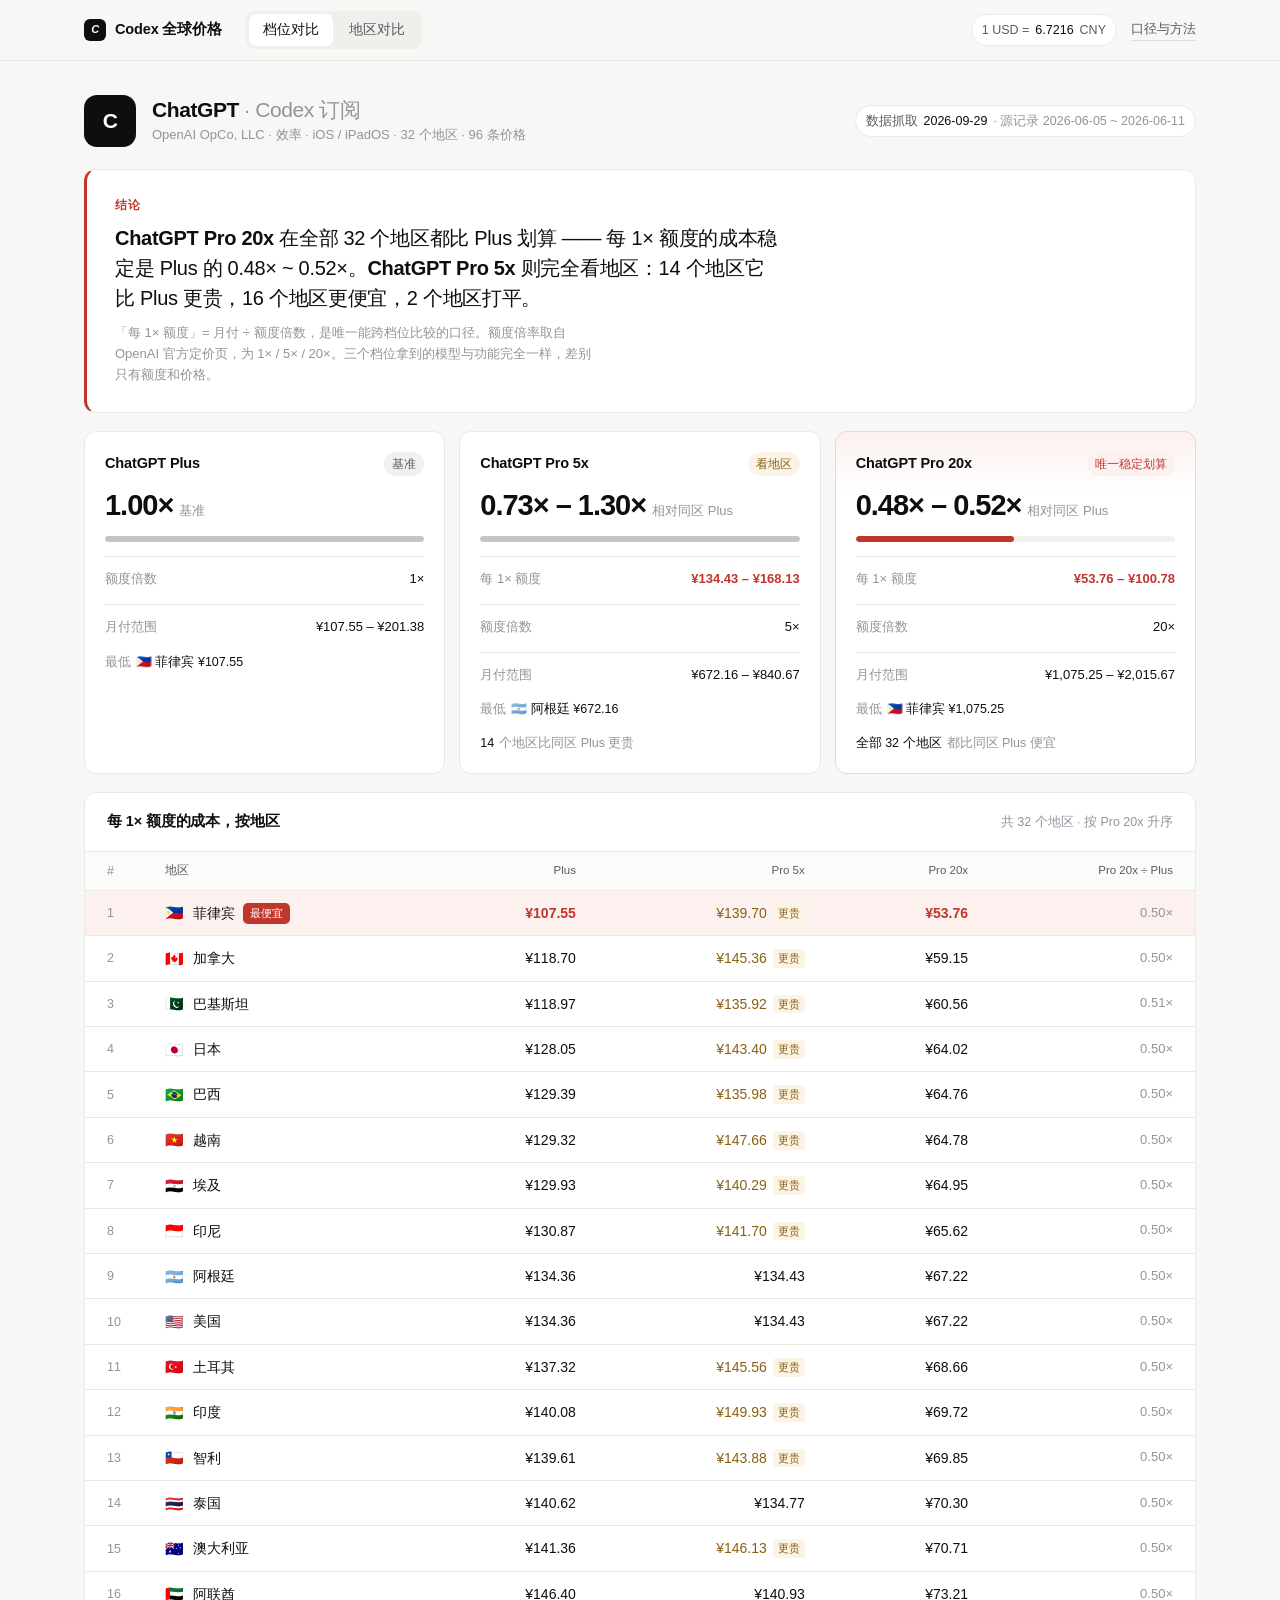
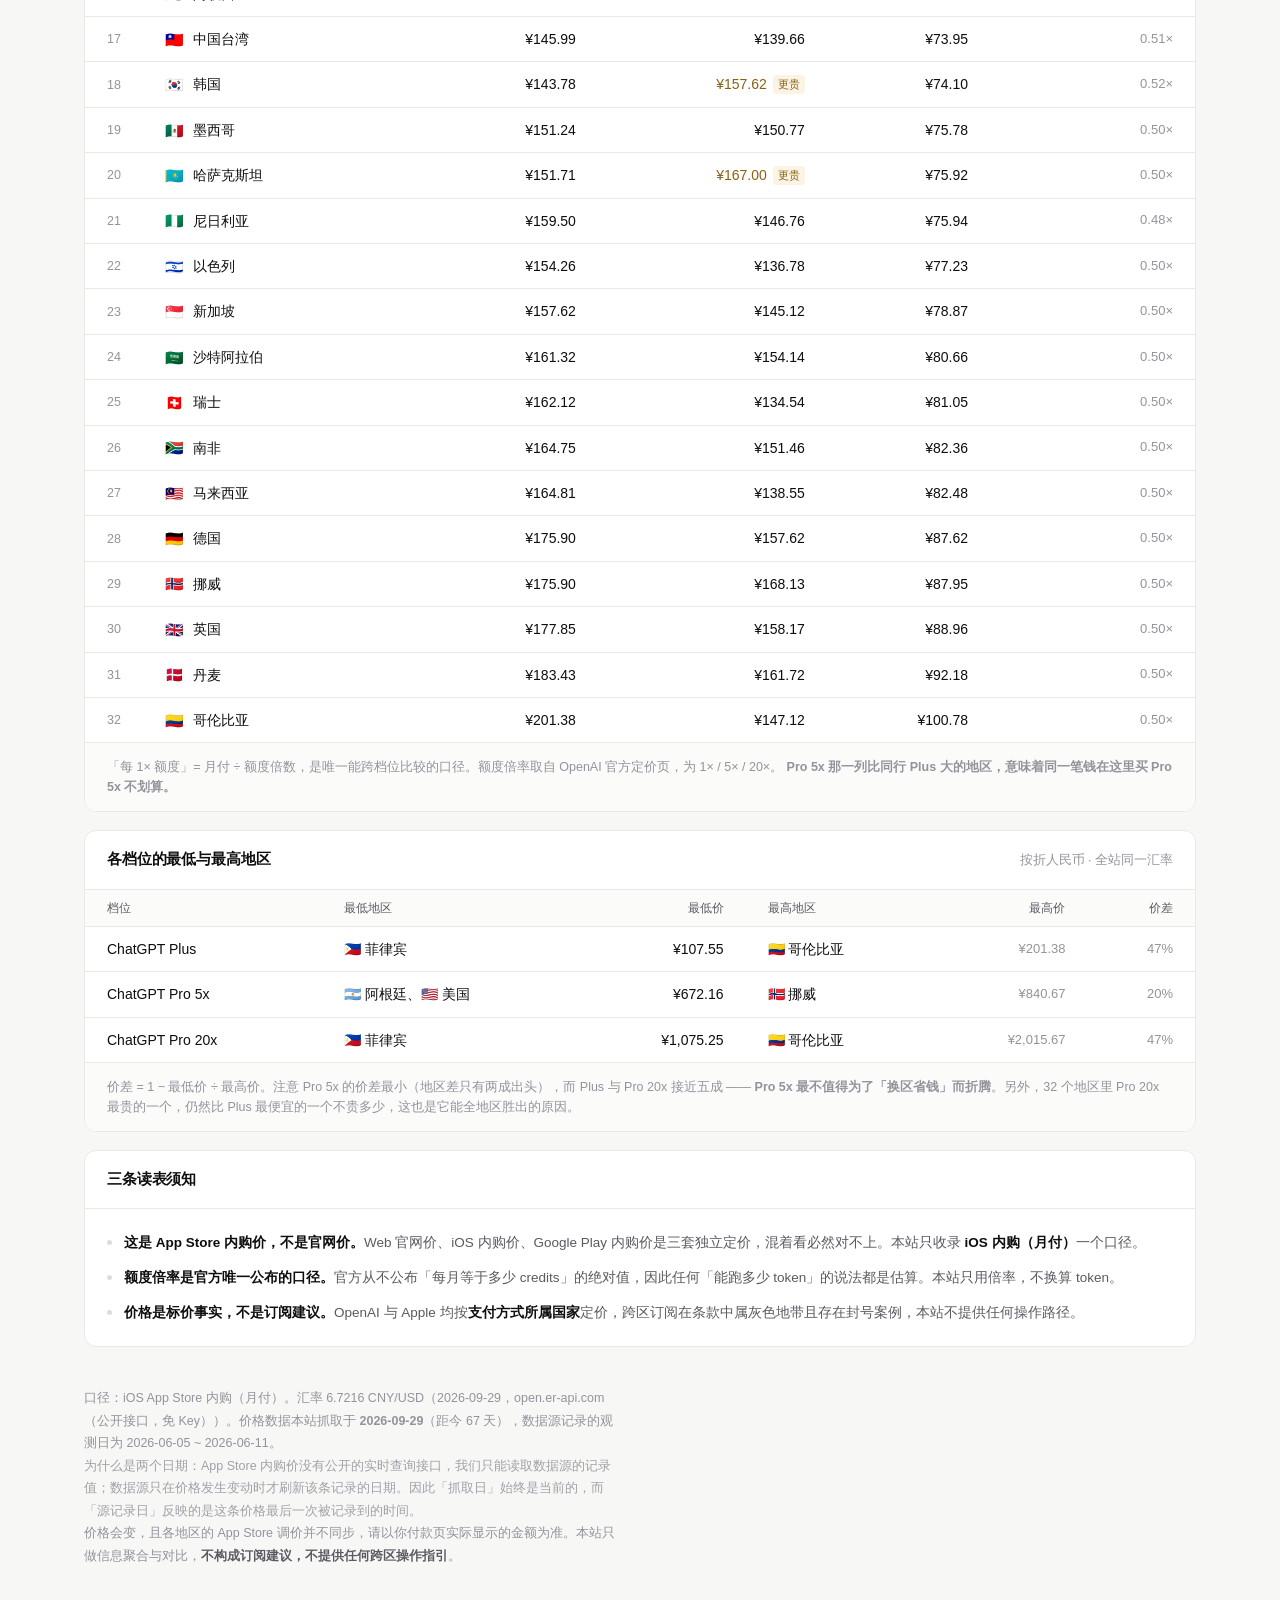
<file: index.html>
<!DOCTYPE html>
<html lang="zh-CN">
<head>
<meta charset="UTF-8">
<meta name="viewport" content="width=device-width, initial-scale=1">
<title>Codex 三个档位，只有 Pro 20x 在所有地区都划算 —— 全球价格对比</title>
<meta name="description" content="Codex 三档订阅在 32 个 App Store 地区的实测价格与单位成本对比：Pro 20x 每 1× 额度稳定是 Plus 的一半；Pro 5x 则看地区，14 个地区反而比 Plus 更贵。">
<meta property="og:type" content="website">
<meta property="og:title" content="Codex 三个档位，只有 Pro 20x 在所有地区都划算">
<meta property="og:description" content="Pro 20x 每 1× 额度稳定是 Plus 的一半；Pro 5x 则看地区，14 个地区反而比 Plus 更贵。">
<meta property="og:locale" content="zh_CN">
<meta name="twitter:card" content="summary">
<link rel="stylesheet" href="assets/styles.css">
</head>
<body data-view="unit">

<header class="top">
  <div class="wrap top-in">
    <a class="brand" href="index.html"><i class="mark">C</i><span class="bn">Codex 全球价格</span></a>
    <nav class="seg">
      <a class="on" href="index.html">档位对比</a>
      <a href="compare.html">地区对比</a>
    </nav>
    <div class="top-r">
      <span class="chip">1 USD = <b id="fxRate">6.7268</b> CNY</span>
      <a class="tlink" href="method.html">口径与方法</a>
    </div>
  </div>
</header>

<main class="wrap">

  <section class="apphead">
    <div class="appicon">C</div>
    <div>
      <h1>ChatGPT <span class="dim">· Codex 订阅</span></h1>
      <p class="sub" id="appSub"></p>
    </div>
    <div class="apphead-r">
      <span class="chip" id="batchChip"></span>
    </div>
  </section>

  <section class="verdict">
    <p class="k">结论</p>
    <h2 id="verdictLine"></h2>
    <p class="note" id="verdictNote"></p>
  </section>

  <div class="plans" id="planCards"></div>

  <section class="card">
    <header class="card-h">
      <h2>每 1× 额度的成本，按地区</h2>
      <span class="sub">共 32 个地区 · 按 Pro 20x 升序</span>
    </header>
    <div class="tablewrap">
      <table class="tbl">
        <thead>
          <tr>
            <th class="rk">#</th>
            <th>地区</th>
            <th class="r">Plus</th>
            <th class="r">Pro 5x</th>
            <th class="r">Pro 20x</th>
            <th class="r">Pro 20x ÷ Plus</th>
          </tr>
        </thead>
        <tbody id="unitBody"></tbody>
      </table>
    </div>
    <p class="card-foot">
      「每 1× 额度」= 月付 ÷ 额度倍数，是唯一能跨档位比较的口径。额度倍率取自 OpenAI 官方定价页，为 1× / 5× / 20×。
      <b>Pro 5x 那一列比同行 Plus 大的地区，意味着同一笔钱在这里买 Pro 5x 不划算。</b>
    </p>
  </section>

  <section class="card">
    <header class="card-h">
      <h2>各档位的最低与最高地区</h2>
      <span class="sub" id="cheapSub"></span>
    </header>
    <div class="tablewrap">
      <table class="tbl">
        <thead>
          <tr>
            <th>档位</th>
            <th>最低地区</th>
            <th class="r">最低价</th>
            <th>最高地区</th>
            <th class="r">最高价</th>
            <th class="r">价差</th>
          </tr>
        </thead>
        <tbody id="cheapBody"></tbody>
      </table>
    </div>
    <p class="card-foot" id="cheapFoot"></p>
  </section>

  <section class="card">
    <header class="card-h"><h2>三条读表须知</h2></header>
    <div class="doc">
      <ul>
        <li><strong>这是 App Store 内购价，不是官网价。</strong>Web 官网价、iOS 内购价、Google Play 内购价是三套独立定价，混着看必然对不上。本站只收录 <b>iOS 内购（月付）</b>一个口径。</li>
        <li><strong>额度倍率是官方唯一公布的口径。</strong>官方从不公布「每月等于多少 credits」的绝对值，因此任何「能跑多少 token」的说法都是估算。本站只用倍率，不换算 token。</li>
        <li><strong>价格是标价事实，不是订阅建议。</strong>OpenAI 与 Apple 均按<strong>支付方式所属国家</strong>定价，跨区订阅在条款中属灰色地带且存在封号案例，本站不提供任何操作路径。</li>
      </ul>
    </div>
  </section>

  <p class="foot" id="foot"></p>

</main>

<script src="assets/data.js"></script>
<script src="assets/app.js"></script>
</body>
</html>
</file>
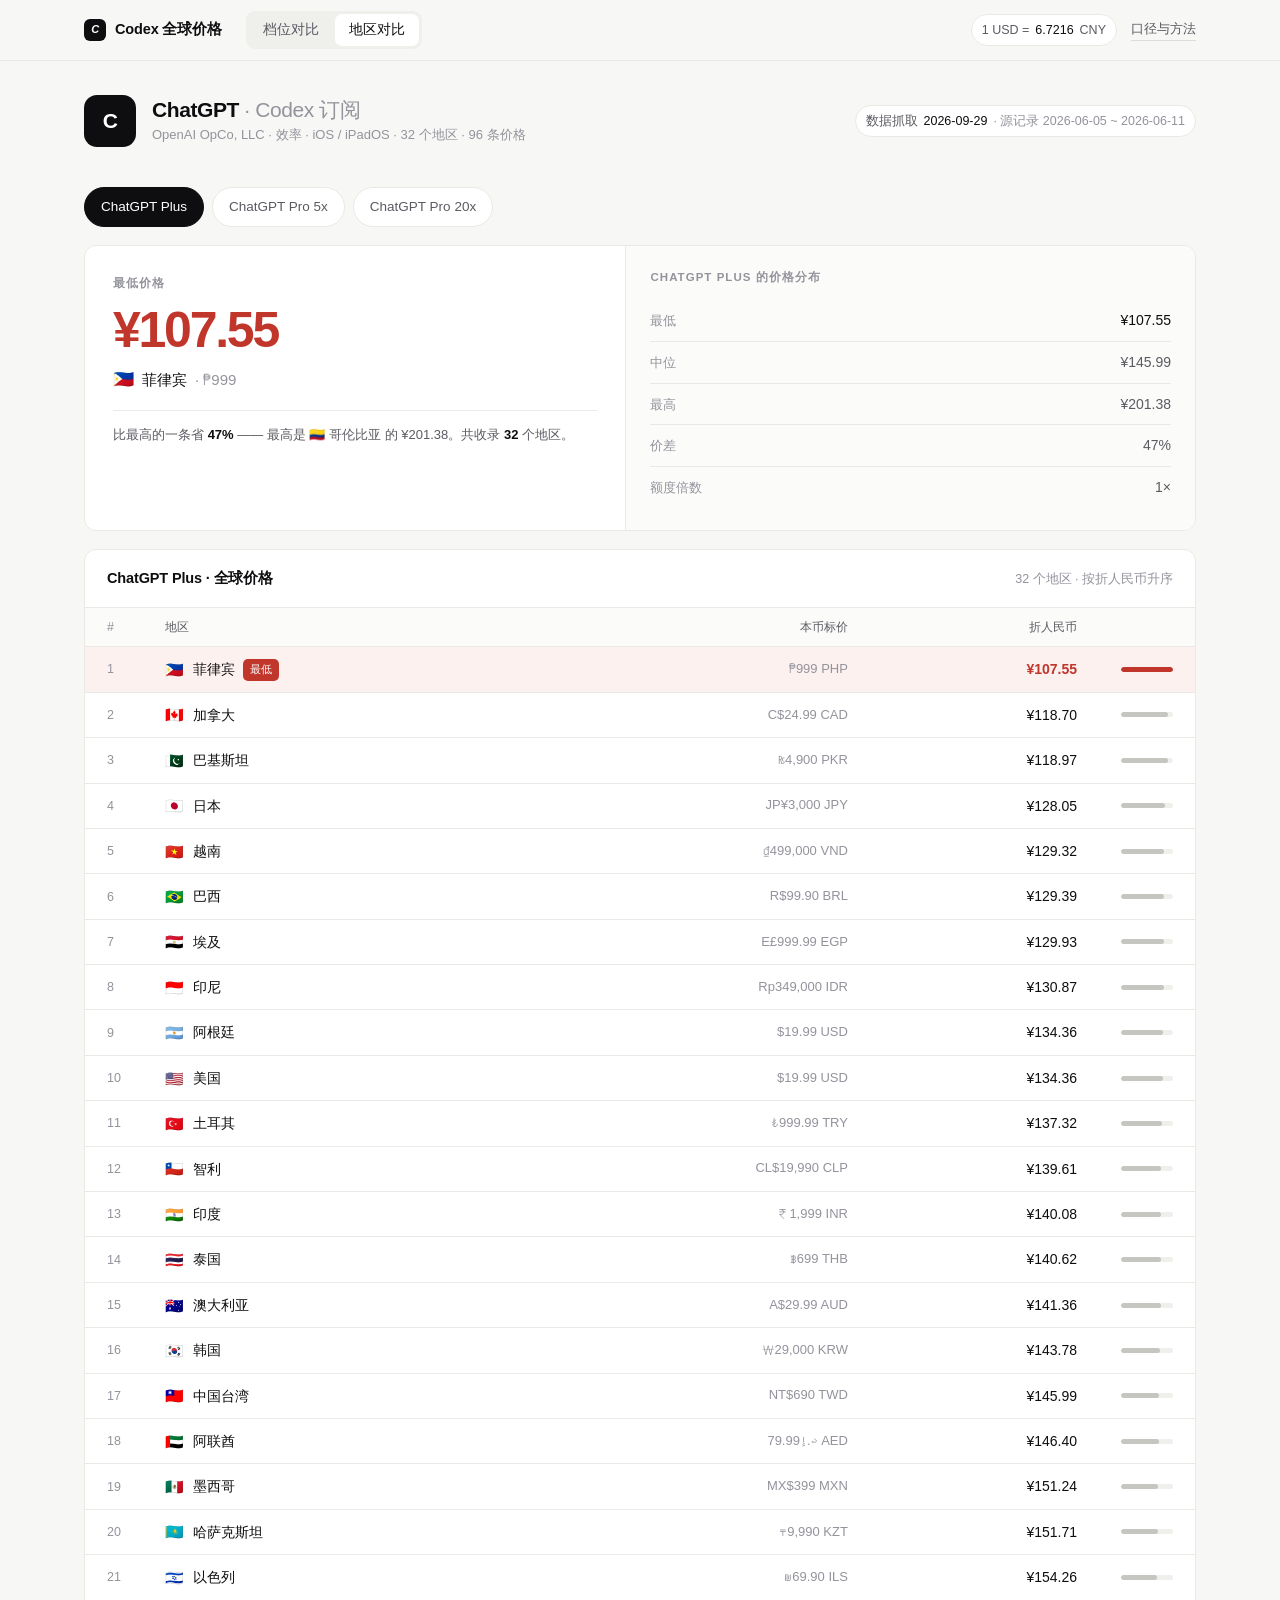
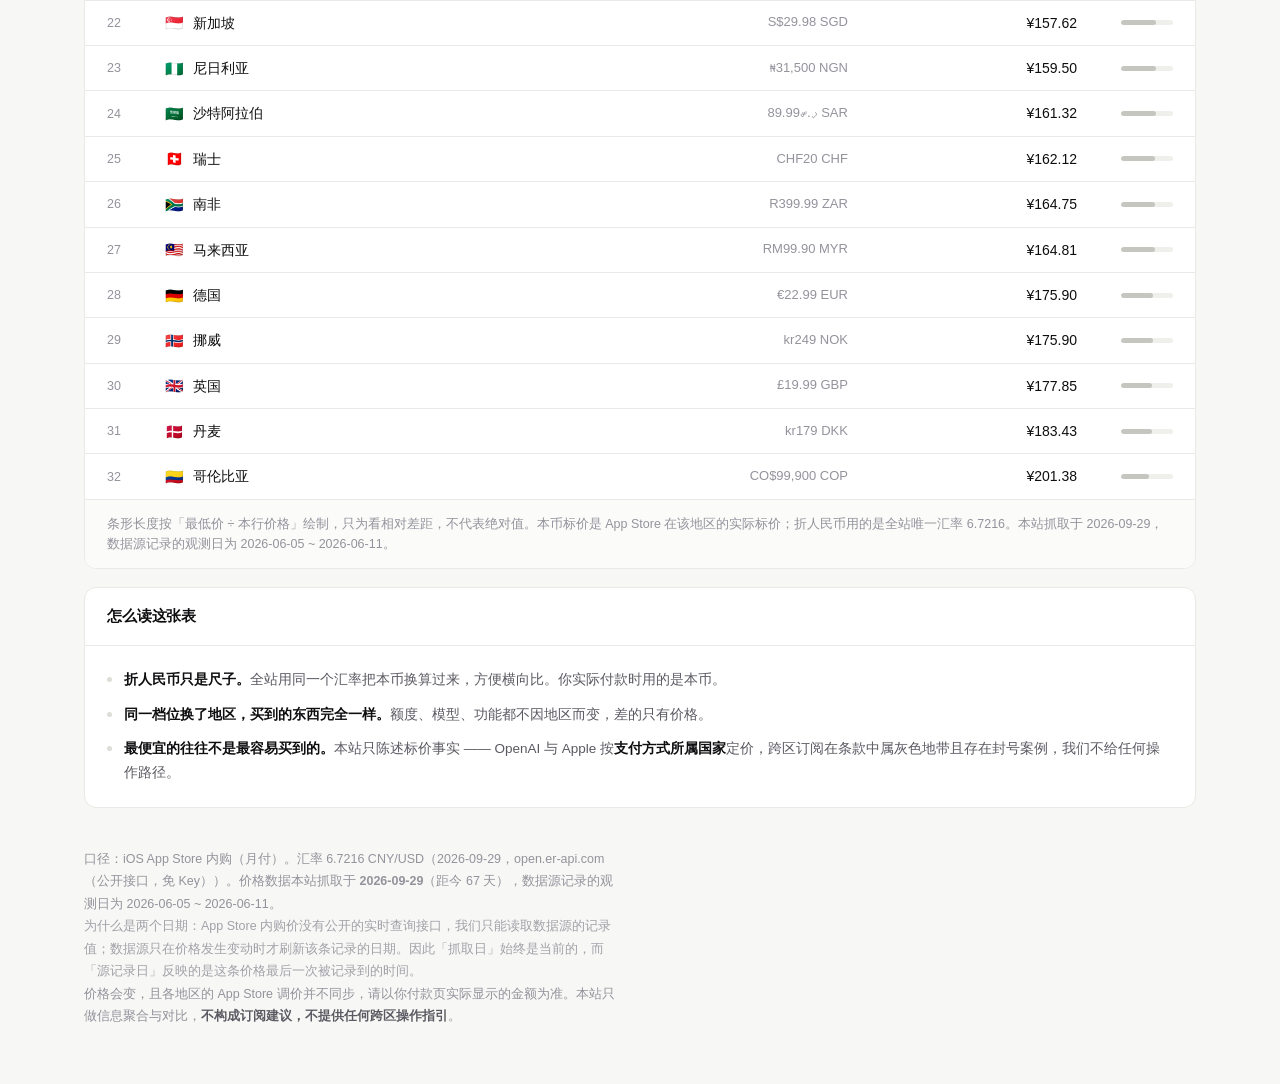
<file: compare.html>
<!DOCTYPE html>
<html lang="zh-CN">
<head>
<meta charset="UTF-8">
<meta name="viewport" content="width=device-width, initial-scale=1">
<title>Codex 各地区价格排名 —— 32 个地区实测</title>
<meta name="description" content="Codex 各档位在 32 个 App Store 地区的月付价格排名，按折人民币升序。每条标价都可追溯到观测日期。">
<meta property="og:type" content="website">
<meta property="og:title" content="Codex 各地区价格排名 —— 32 个地区实测">
<meta property="og:description" content="同一个档位在不同地区差多少？32 个地区的实测标价，按折人民币升序排列。">
<meta property="og:locale" content="zh_CN">
<meta name="twitter:card" content="summary">
<link rel="stylesheet" href="assets/styles.css">
</head>
<body data-view="price">

<header class="top">
  <div class="wrap top-in">
    <a class="brand" href="index.html"><i class="mark">C</i><span class="bn">Codex 全球价格</span></a>
    <nav class="seg">
      <a href="index.html">档位对比</a>
      <a class="on" href="compare.html">地区对比</a>
    </nav>
    <div class="top-r">
      <span class="chip">1 USD = <b id="fxRate">6.7268</b> CNY</span>
      <a class="tlink" href="method.html">口径与方法</a>
    </div>
  </div>
</header>

<main class="wrap">

  <section class="apphead">
    <div class="appicon">C</div>
    <div>
      <h1>ChatGPT <span class="dim">· Codex 订阅</span></h1>
      <p class="sub" id="appSub"></p>
    </div>
    <div class="apphead-r">
      <span class="chip" id="batchChip"></span>
    </div>
  </section>

  <div class="pills" id="tierPills"></div>

  <section class="hero">
    <div class="hero-l">
      <p class="k">最低价格</p>
      <div class="big" id="heroBig">—</div>
      <div class="owner" id="heroOwner"></div>
      <p class="save" id="heroSave"></p>
    </div>
    <div class="hero-r">
      <p class="k" id="heroRightTitle">价格分布</p>
      <div id="heroStats"></div>
    </div>
  </section>

  <section class="card">
    <header class="card-h">
      <h2 id="rankTitle">全球价格</h2>
      <span class="sub" id="rankSub"></span>
    </header>
    <div class="tablewrap">
      <table class="tbl">
        <thead>
          <tr>
            <th class="rk">#</th>
            <th>地区</th>
            <th class="r">本币标价</th>
            <th class="r">折人民币</th>
            <th class="bar-cell"></th>
          </tr>
        </thead>
        <tbody id="rankBody"></tbody>
      </table>
    </div>
    <p class="card-foot" id="rankFoot"></p>
  </section>

  <section class="card">
    <header class="card-h"><h2>怎么读这张表</h2></header>
    <div class="doc">
      <ul>
        <li><strong>折人民币只是尺子。</strong>全站用同一个汇率把本币换算过来，方便横向比。你实际付款时用的是本币。</li>
        <li><strong>同一档位换了地区，买到的东西完全一样。</strong>额度、模型、功能都不因地区而变，差的只有价格。</li>
        <li><strong>最便宜的往往不是最容易买到的。</strong>本站只陈述标价事实 —— OpenAI 与 Apple 按<strong>支付方式所属国家</strong>定价，跨区订阅在条款中属灰色地带且存在封号案例，我们不给任何操作路径。</li>
      </ul>
    </div>
  </section>

  <p class="foot" id="foot"></p>

</main>

<script src="assets/data.js"></script>
<script src="assets/app.js"></script>
</body>
</html>
</file>
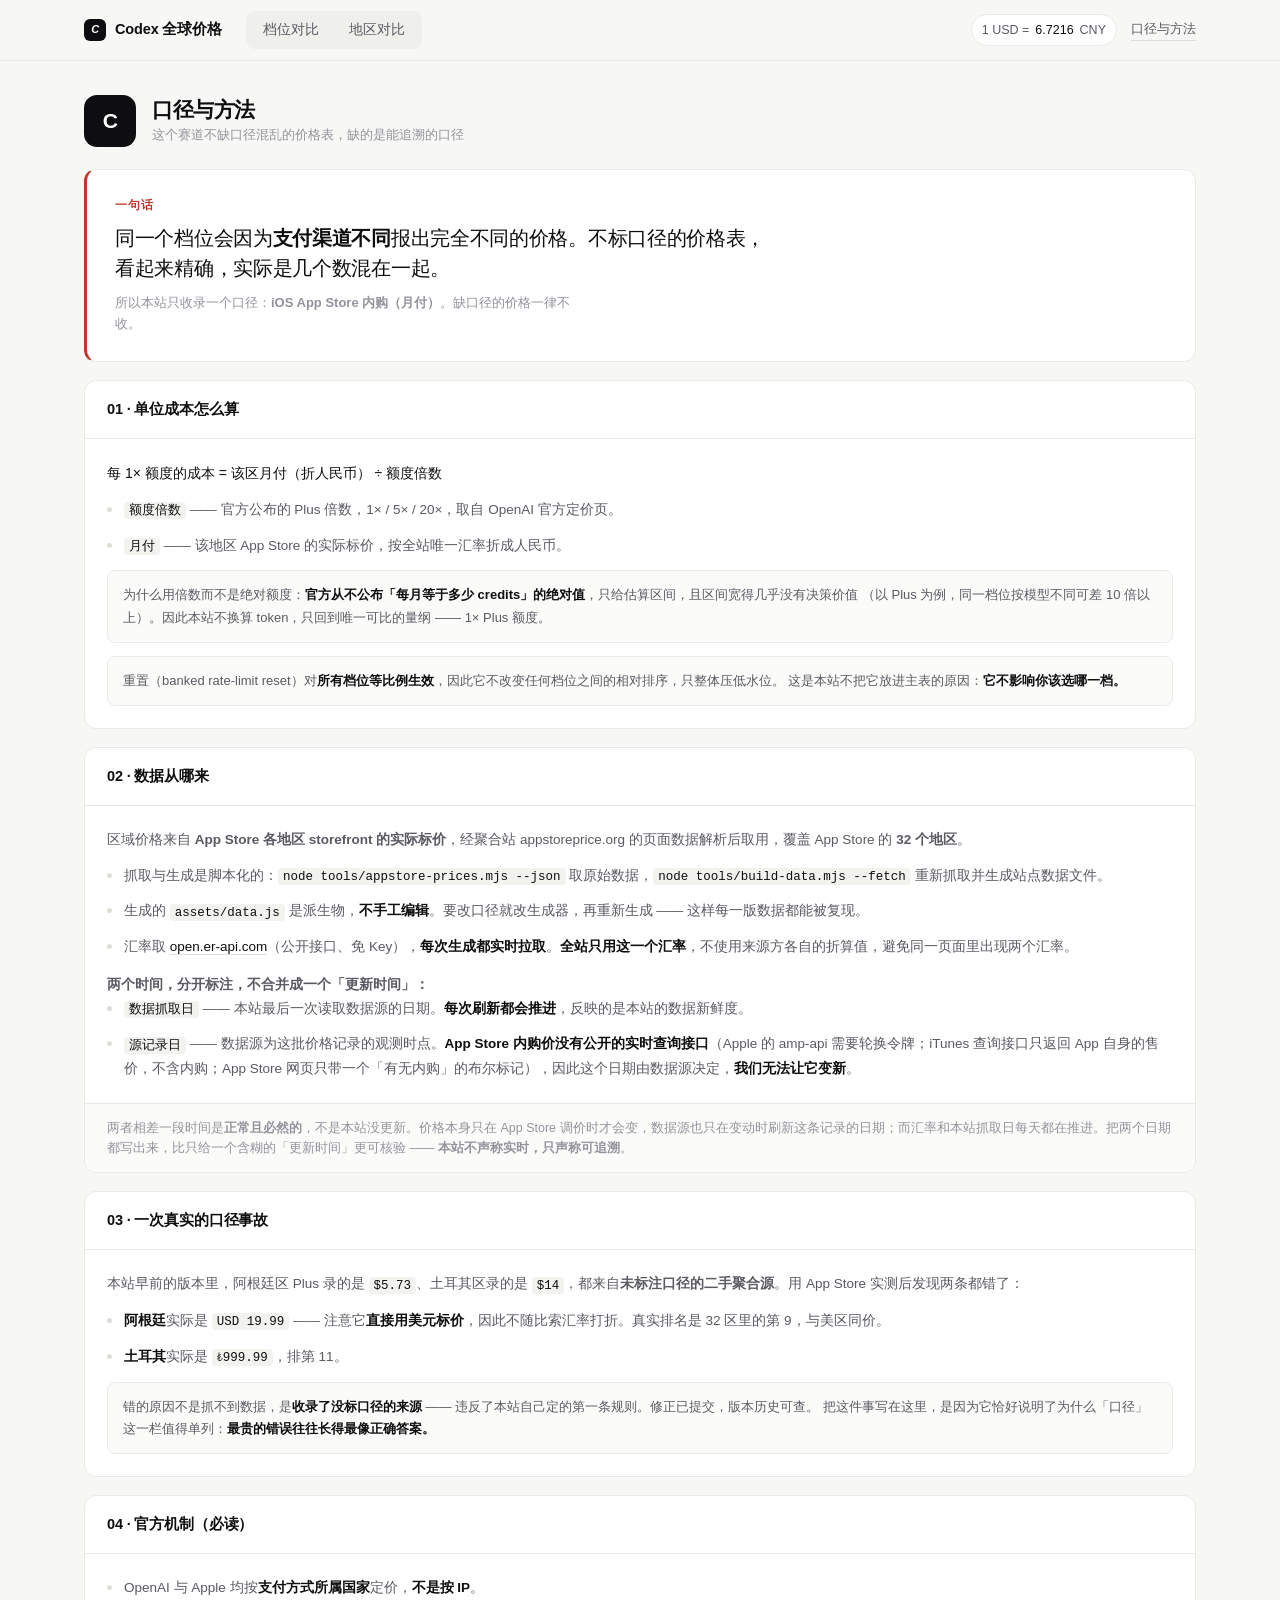
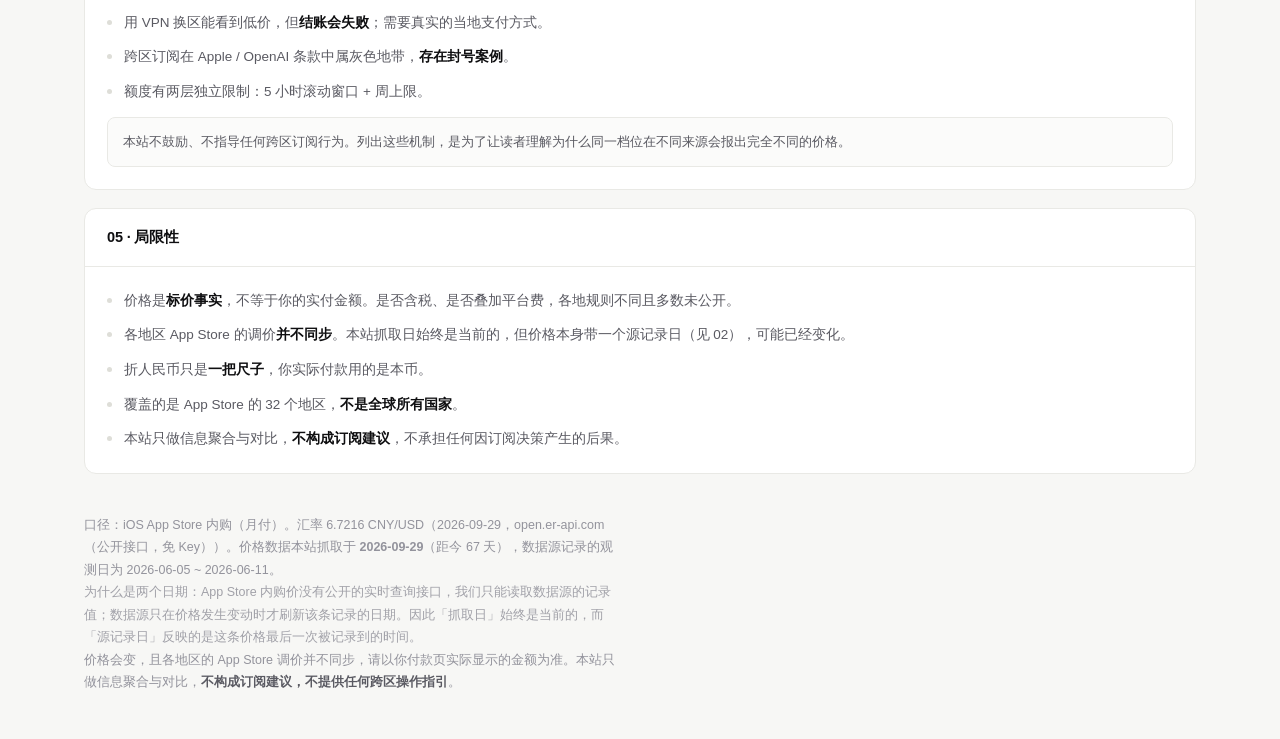
<file: method.html>
<!DOCTYPE html>
<html lang="zh-CN">
<head>
<meta charset="UTF-8">
<meta name="viewport" content="width=device-width, initial-scale=1">
<title>口径与方法 —— Codex 全球价格</title>
<meta name="description" content="Codex 全球价格的数据口径、单位成本算法、32 个地区 App Store 价格的来源与观测时点，以及本站的局限性。">
<link rel="stylesheet" href="assets/styles.css">
</head>
<body data-view="method">

<header class="top">
  <div class="wrap top-in">
    <a class="brand" href="index.html"><i class="mark">C</i><span class="bn">Codex 全球价格</span></a>
    <nav class="seg">
      <a href="index.html">档位对比</a>
      <a href="compare.html">地区对比</a>
    </nav>
    <div class="top-r">
      <span class="chip">1 USD = <b id="fxRate">6.7268</b> CNY</span>
      <a class="tlink" href="method.html">口径与方法</a>
    </div>
  </div>
</header>

<main class="wrap">

  <section class="apphead">
    <div class="appicon">C</div>
    <div>
      <h1>口径与方法</h1>
      <p class="sub">这个赛道不缺口径混乱的价格表，缺的是能追溯的口径</p>
    </div>
  </section>

  <section class="verdict">
    <p class="k">一句话</p>
    <h2>同一个档位会因为<strong>支付渠道不同</strong>报出完全不同的价格。不标口径的价格表，看起来精确，实际是几个数混在一起。</h2>
    <p class="note">所以本站只收录一个口径：<strong>iOS App Store 内购（月付）</strong>。缺口径的价格一律不收。</p>
  </section>

  <section class="card">
    <header class="card-h"><h2>01 · 单位成本怎么算</h2></header>
    <div class="doc">
      <p style="font-size:14px;color:var(--ink)">
        每 1× 额度的成本 = 该区月付（折人民币） ÷ 额度倍数
      </p>
      <ul style="margin-top:12px">
        <li><code>额度倍数</code> —— 官方公布的 Plus 倍数，1× / 5× / 20×，取自 OpenAI 官方定价页。</li>
        <li><code>月付</code> —— 该地区 App Store 的实际标价，按全站唯一汇率折成人民币。</li>
      </ul>
      <p class="note" style="margin-top:12px">
        为什么用倍数而不是绝对额度：<strong>官方从不公布「每月等于多少 credits」的绝对值</strong>，只给估算区间，且区间宽得几乎没有决策价值
        （以 Plus 为例，同一档位按模型不同可差 10 倍以上）。因此本站不换算 token，只回到唯一可比的量纲 —— 1× Plus 额度。
      </p>
      <p class="note">
        重置（banked rate-limit reset）对<strong>所有档位等比例生效</strong>，因此它不改变任何档位之间的相对排序，只整体压低水位。
        这是本站不把它放进主表的原因：<strong>它不影响你该选哪一档。</strong>
      </p>
    </div>
  </section>

  <section class="card">
    <header class="card-h"><h2>02 · 数据从哪来</h2></header>
    <div class="doc">
      <p>区域价格来自 <strong>App Store 各地区 storefront 的实际标价</strong>，经聚合站 appstoreprice.org 的页面数据解析后取用，覆盖 App Store 的 <strong>32 个地区</strong>。</p>
      <ul style="margin-top:12px">
        <li>抓取与生成是脚本化的：<code>node tools/appstore-prices.mjs --json</code> 取原始数据，<code>node tools/build-data.mjs --fetch</code> 重新抓取并生成站点数据文件。</li>
        <li>生成的 <code>assets/data.js</code> 是派生物，<strong>不手工编辑</strong>。要改口径就改生成器，再重新生成 —— 这样每一版数据都能被复现。</li>
        <li>汇率取 <a href="https://open.er-api.com/v6/latest/USD" target="_blank" rel="noopener">open.er-api.com</a>（公开接口、免 Key），<strong>每次生成都实时拉取</strong>。<strong>全站只用这一个汇率</strong>，不使用来源方各自的折算值，避免同一页面里出现两个汇率。</li>
      </ul>
      <p style="margin-top:14px"><strong>两个时间，分开标注，不合并成一个「更新时间」：</strong></p>
      <ul>
        <li><code>数据抓取日</code> —— 本站最后一次读取数据源的日期。<strong>每次刷新都会推进</strong>，反映的是本站的数据新鲜度。</li>
        <li><code>源记录日</code> —— 数据源为这批价格记录的观测时点。<strong>App Store 内购价没有公开的实时查询接口</strong>（Apple 的 amp-api 需要轮换令牌；iTunes 查询接口只返回 App 自身的售价，不含内购；App Store 网页只带一个「有无内购」的布尔标记），因此这个日期由数据源决定，<strong>我们无法让它变新</strong>。</li>
      </ul>
    </div>
    <p class="card-foot">
      两者相差一段时间是<strong>正常且必然的</strong>，不是本站没更新。价格本身只在 App Store 调价时才会变，数据源也只在变动时刷新这条记录的日期；而汇率和本站抓取日每天都在推进。把两个日期都写出来，比只给一个含糊的「更新时间」更可核验 —— <strong>本站不声称实时，只声称可追溯</strong>。
    </p>
  </section>

  <section class="card">
    <header class="card-h"><h2>03 · 一次真实的口径事故</h2></header>
    <div class="doc">
      <p>本站早前的版本里，阿根廷区 Plus 录的是 <code>$5.73</code>、土耳其区录的是 <code>$14</code>，都来自<strong>未标注口径的二手聚合源</strong>。用 App Store 实测后发现两条都错了：</p>
      <ul style="margin-top:12px">
        <li><strong>阿根廷</strong>实际是 <code>USD 19.99</code> —— 注意它<strong>直接用美元标价</strong>，因此不随比索汇率打折。真实排名是 32 区里的第 9，与美区同价。</li>
        <li><strong>土耳其</strong>实际是 <code>₺999.99</code>，排第 11。</li>
      </ul>
      <p class="note" style="margin-top:12px">
        错的原因不是抓不到数据，是<strong>收录了没标口径的来源</strong> —— 违反了本站自己定的第一条规则。修正已提交，版本历史可查。
        把这件事写在这里，是因为它恰好说明了为什么「口径」这一栏值得单列：<strong>最贵的错误往往长得最像正确答案。</strong>
      </p>
    </div>
  </section>

  <section class="card">
    <header class="card-h"><h2>04 · 官方机制（必读）</h2></header>
    <div class="doc">
      <ul>
        <li>OpenAI 与 Apple 均按<strong>支付方式所属国家</strong>定价，<strong>不是按 IP</strong>。</li>
        <li>用 VPN 换区能看到低价，但<strong>结账会失败</strong>；需要真实的当地支付方式。</li>
        <li>跨区订阅在 Apple / OpenAI 条款中属灰色地带，<strong>存在封号案例</strong>。</li>
        <li>额度有两层独立限制：5 小时滚动窗口 + 周上限。</li>
      </ul>
      <p class="note">本站不鼓励、不指导任何跨区订阅行为。列出这些机制，是为了让读者理解为什么同一档位在不同来源会报出完全不同的价格。</p>
    </div>
  </section>

  <section class="card">
    <header class="card-h"><h2>05 · 局限性</h2></header>
    <div class="doc">
      <ul>
        <li>价格是<strong>标价事实</strong>，不等于你的实付金额。是否含税、是否叠加平台费，各地规则不同且多数未公开。</li>
        <li>各地区 App Store 的调价<strong>并不同步</strong>。本站抓取日始终是当前的，但价格本身带一个源记录日（见 02），可能已经变化。</li>
        <li>折人民币只是<strong>一把尺子</strong>，你实际付款用的是本币。</li>
        <li>覆盖的是 App Store 的 32 个地区，<strong>不是全球所有国家</strong>。</li>
        <li>本站只做信息聚合与对比，<strong>不构成订阅建议</strong>，不承担任何因订阅决策产生的后果。</li>
      </ul>
    </div>
  </section>

  <p class="foot" id="foot"></p>

</main>

<script src="assets/data.js"></script>
<script src="assets/app.js"></script>
</body>
</html>
</file>
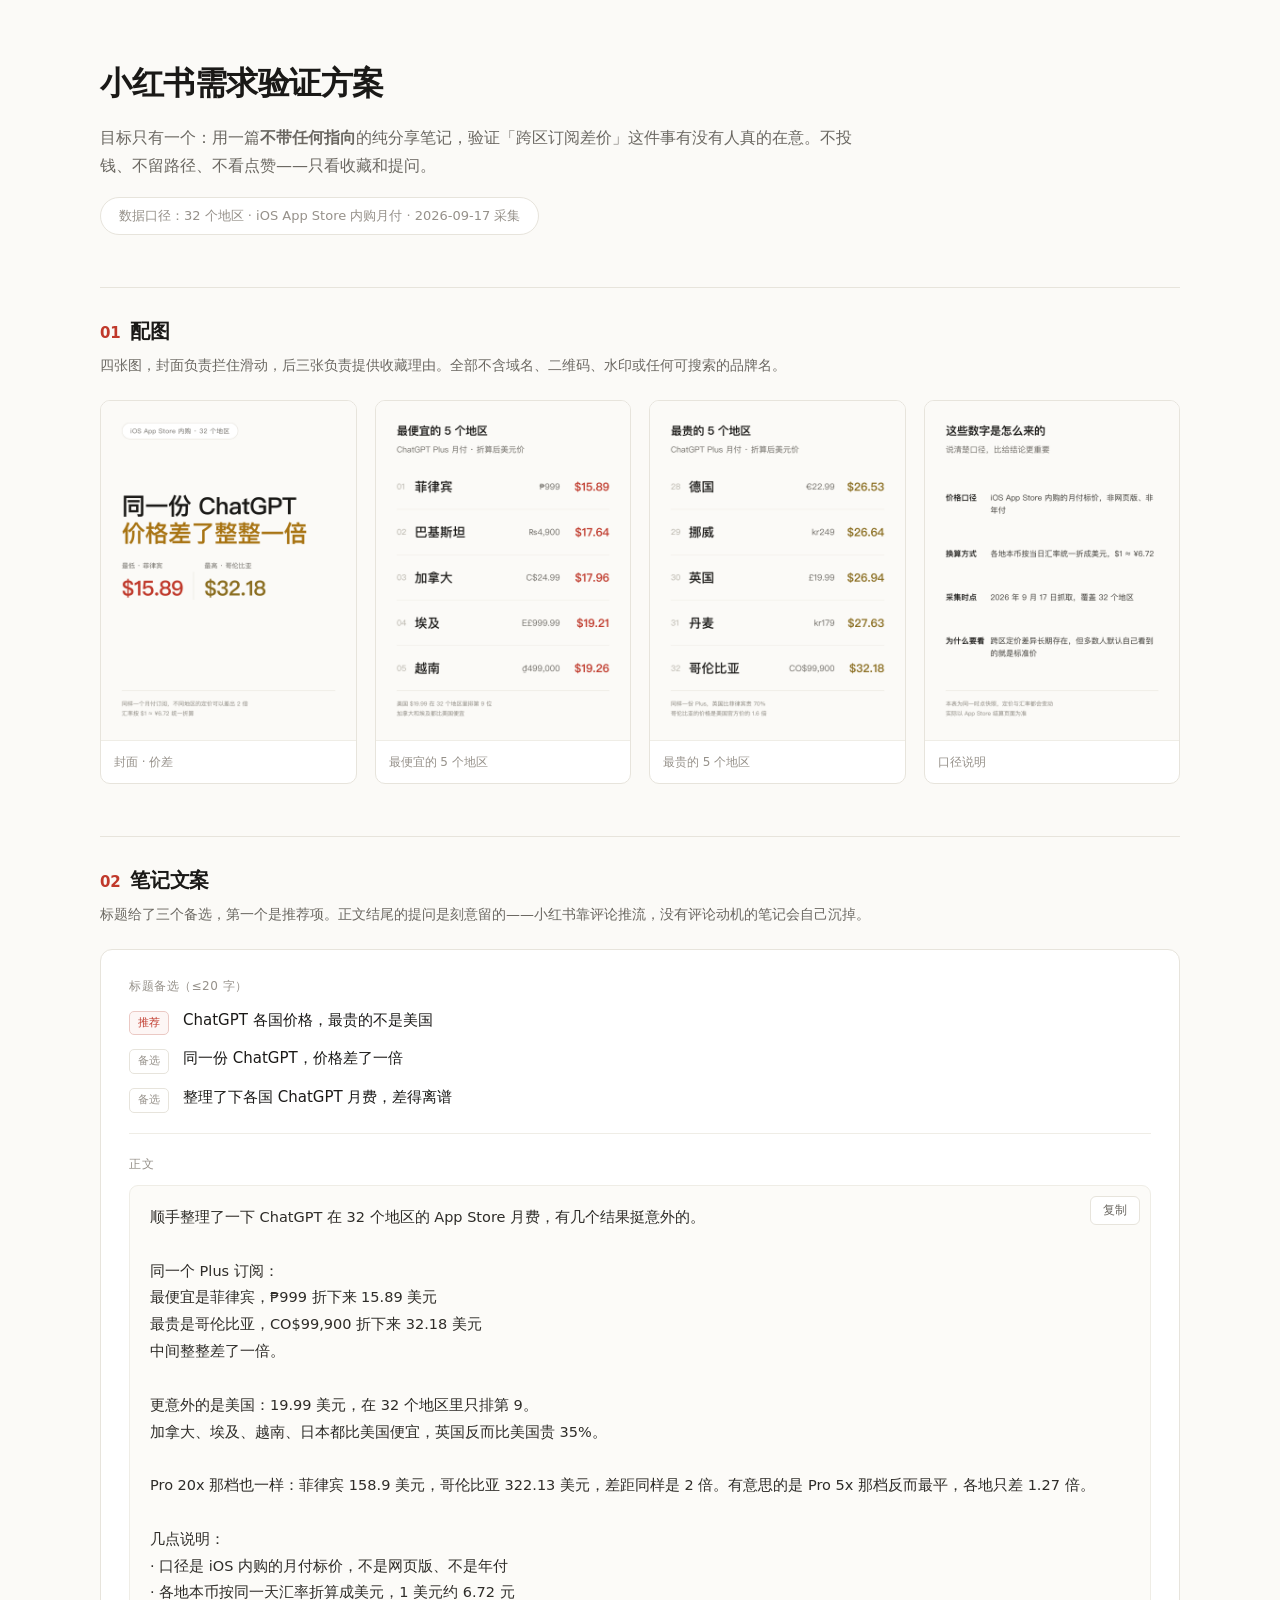
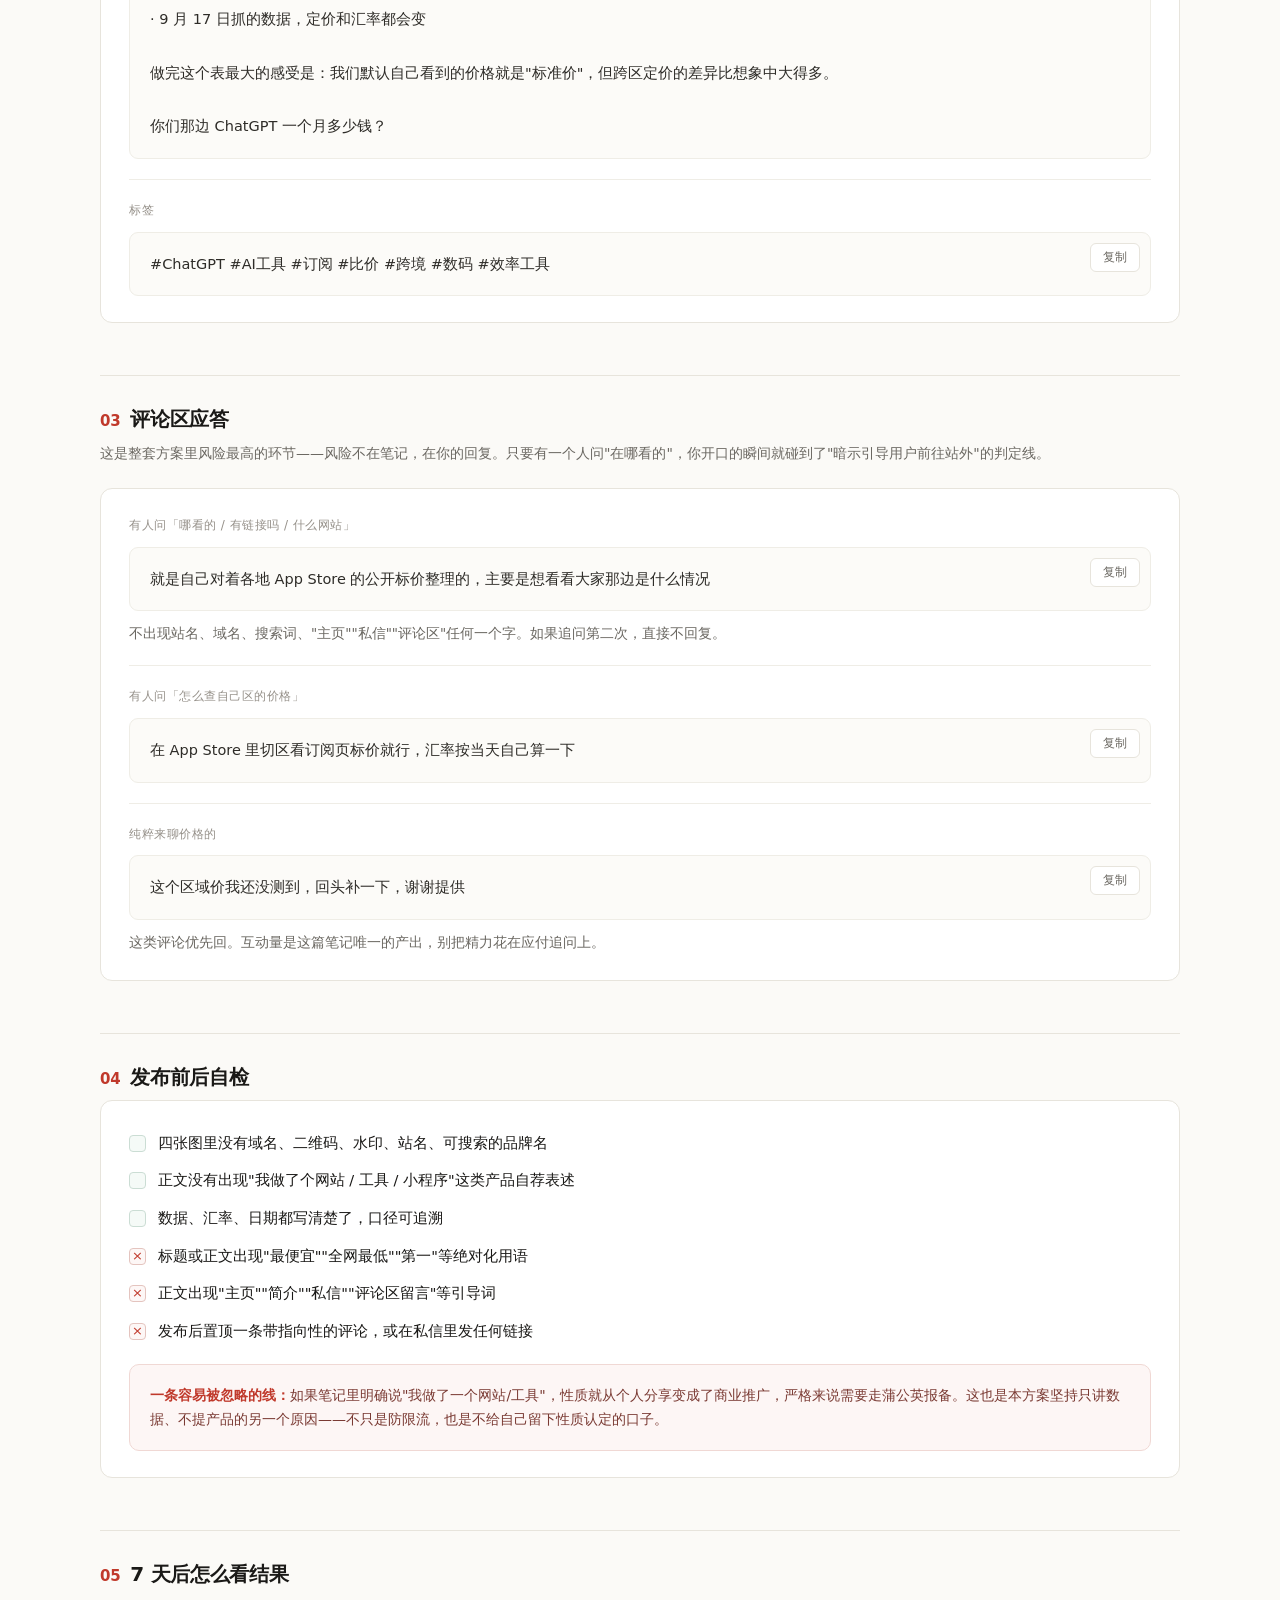
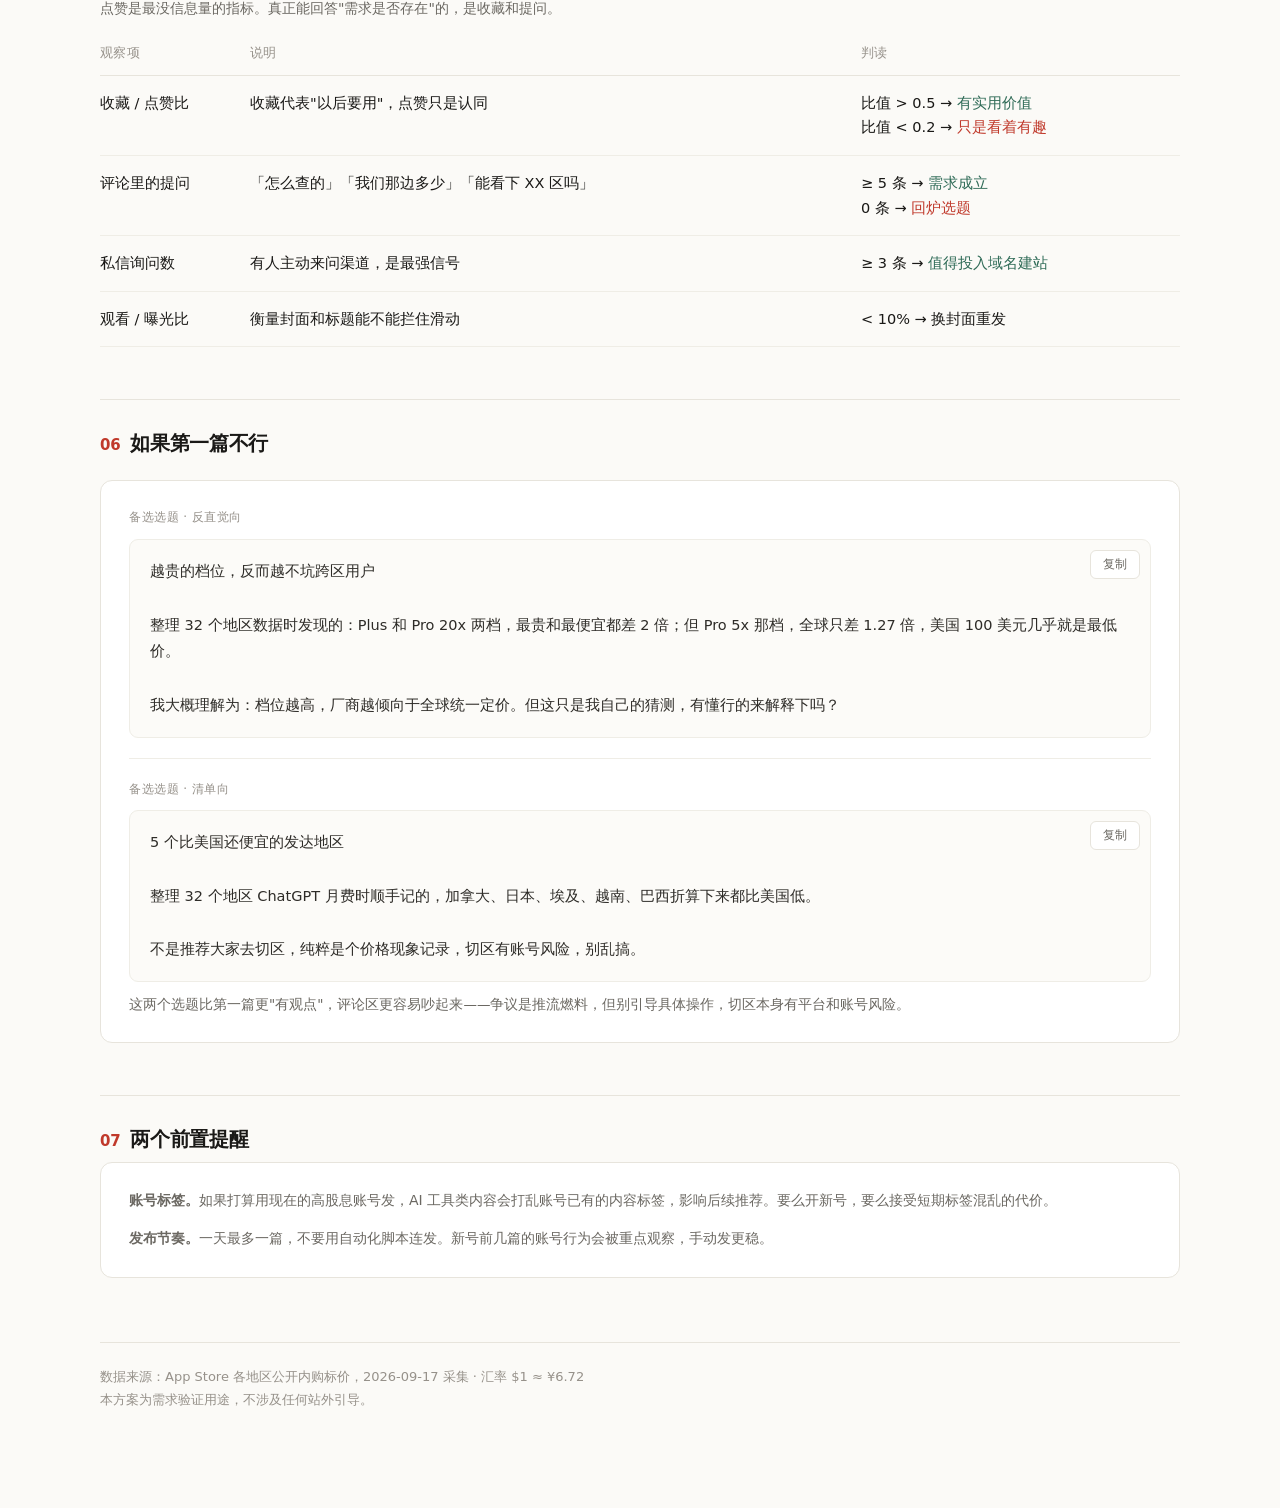
<file: marketing/xiaohongshu-plan.html>
<!DOCTYPE html>
<html lang="zh-CN">
<head>
<meta charset="utf-8">
<meta name="viewport" content="width=device-width,initial-scale=1">
<title>小红书需求验证方案 · ChatGPT 跨区价格</title>
<style>
:root{
  --paper:#FBFAF7; --card:#FFFFFF; --ink:#1A1917; --ink2:#6B6862; --ink3:#96918A;
  --line:#E7E4DC; --line2:#EFEDE6; --vermilion:#C0392B; --ochre:#A87413; --teal:#2F6B57;
}
*{margin:0;padding:0;box-sizing:border-box}
body{background:var(--paper);color:var(--ink);
  font-family:"PingFang SC","Hiragino Sans GB",system-ui,-apple-system,sans-serif;
  line-height:1.7;-webkit-font-smoothing:antialiased;padding:56px 32px 96px}
.wrap{max-width:1080px;margin:0 auto}
h1{font-size:32px;font-weight:600;letter-spacing:-.5px}
.lede{margin-top:14px;font-size:16px;color:var(--ink2);max-width:760px}
.meta{margin-top:18px;display:inline-block;font-size:13px;color:var(--ink3);
  border:1px solid var(--line);border-radius:999px;padding:7px 18px;background:var(--card)}
h2{font-size:20px;font-weight:600;margin:52px 0 6px;letter-spacing:-.3px;
  padding-top:26px;border-top:1px solid var(--line)}
h2 .num{color:var(--vermilion);font-size:15px;margin-right:10px;font-variant-numeric:tabular-nums}
.note{font-size:14px;color:var(--ink2);margin-bottom:22px}
.card{background:var(--card);border:1px solid var(--line);border-radius:12px;padding:26px 28px}
.grid{display:grid;grid-template-columns:repeat(4,1fr);gap:18px;margin-top:8px}
.shot{background:var(--card);border:1px solid var(--line);border-radius:10px;overflow:hidden}
.shot img{width:100%;display:block}
.shot .cap{font-size:12px;color:var(--ink3);padding:11px 13px;border-top:1px solid var(--line2)}
.kit{margin-top:20px}
.kit .row{padding:20px 0;border-bottom:1px solid var(--line2)}
.kit .row:last-child{border-bottom:none;padding-bottom:0}
.kit .row:first-child{padding-top:0}
.lab{font-size:12px;color:var(--ink3);letter-spacing:.5px;margin-bottom:11px}
.copy{position:relative}
.copy pre{white-space:pre-wrap;word-break:break-word;font-size:14.5px;line-height:1.85;
  font-family:inherit;background:#FCFBF8;border:1px solid var(--line2);
  border-radius:9px;padding:18px 20px;color:#2E2C28}
.copy button{position:absolute;top:11px;right:11px;font-size:12px;color:var(--ink2);
  background:var(--card);border:1px solid var(--line);border-radius:6px;
  padding:5px 12px;cursor:pointer;font-family:inherit}
.copy button:hover{border-color:var(--ink3);color:var(--ink)}
.copy button.done{color:var(--teal);border-color:var(--teal)}
.titles{display:flex;flex-direction:column;gap:11px}
.title-item{display:flex;gap:14px;align-items:flex-start;font-size:15px}
.title-item .tag{flex:0 0 auto;font-size:11px;color:var(--ink3);border:1px solid var(--line);
  border-radius:5px;padding:2px 8px;margin-top:3px;white-space:nowrap}
.pick .tag{color:var(--vermilion);border-color:#EBC9C4;background:#FDF6F5}
.checks{display:flex;flex-direction:column;gap:13px;margin-top:4px}
.check{display:flex;gap:12px;font-size:14.5px;align-items:flex-start}
.check .box{flex:0 0 auto;width:17px;height:17px;border:1.5px solid var(--line);border-radius:4px;margin-top:4px}
.check.no .box{border-color:#E4C4BF;background:#FDF7F6}
.check.no .box::after{content:"×";display:block;text-align:center;line-height:14px;
  font-size:13px;color:var(--vermilion)}
.check.yes .box{border-color:#CBDDD4;background:#F5FAF7}
.warn{margin-top:20px;background:#FDF6F5;border:1px solid #F0D8D4;border-radius:10px;
  padding:18px 20px;font-size:14px;color:#7A3A33;line-height:1.75}
.warn b{color:var(--vermilion)}
table{width:100%;border-collapse:collapse;margin-top:6px;font-size:14.5px}
th{text-align:left;font-weight:500;color:var(--ink3);font-size:12.5px;letter-spacing:.4px;
  padding:0 14px 11px 0;border-bottom:1px solid var(--line)}
td{padding:15px 14px 15px 0;border-bottom:1px solid var(--line2);vertical-align:top}
td:last-child,th:last-child{padding-right:0}
td.k{font-weight:500;white-space:nowrap;width:150px}
td .good{color:var(--teal)}
td .bad{color:var(--vermilion)}
.foot{margin-top:64px;padding-top:22px;border-top:1px solid var(--line);
  font-size:13px;color:var(--ink3);line-height:1.8}
@media(max-width:820px){
  .grid{grid-template-columns:repeat(2,1fr)}
  body{padding:32px 18px 64px}
}
</style>
</head>
<body>
<div class="wrap">

<h1>小红书需求验证方案</h1>
<p class="lede">目标只有一个：用一篇<b>不带任何指向</b>的纯分享笔记，验证「跨区订阅差价」这件事有没有人真的在意。不投钱、不留路径、不看点赞——只看收藏和提问。</p>
<div class="meta">数据口径：32 个地区 · iOS App Store 内购月付 · 2026-09-17 采集</div>

<h2><span class="num">01</span>配图</h2>
<p class="note">四张图，封面负责拦住滑动，后三张负责提供收藏理由。全部不含域名、二维码、水印或任何可搜索的品牌名。</p>
<div class="grid">
  <div class="shot"><img src="cards/01-cover.png" alt="封面"><div class="cap">封面 · 价差</div></div>
  <div class="shot"><img src="cards/02-cheapest.png" alt="最便宜"><div class="cap">最便宜的 5 个地区</div></div>
  <div class="shot"><img src="cards/03-priciest.png" alt="最贵"><div class="cap">最贵的 5 个地区</div></div>
  <div class="shot"><img src="cards/04-method.png" alt="口径"><div class="cap">口径说明</div></div>
</div>

<h2><span class="num">02</span>笔记文案</h2>
<p class="note">标题给了三个备选，第一个是推荐项。正文结尾的提问是刻意留的——小红书靠评论推流，没有评论动机的笔记会自己沉掉。</p>
<div class="card kit">

  <div class="row">
    <div class="lab">标题备选（≤20 字）</div>
    <div class="titles">
      <div class="title-item pick"><span class="tag">推荐</span><span>ChatGPT 各国价格，最贵的不是美国</span></div>
      <div class="title-item"><span class="tag">备选</span><span>同一份 ChatGPT，价格差了一倍</span></div>
      <div class="title-item"><span class="tag">备选</span><span>整理了下各国 ChatGPT 月费，差得离谱</span></div>
    </div>
  </div>

  <div class="row">
    <div class="lab">正文</div>
    <div class="copy">
      <button onclick="copyText(this)">复制</button>
      <pre>顺手整理了一下 ChatGPT 在 32 个地区的 App Store 月费，有几个结果挺意外的。

同一个 Plus 订阅：
最便宜是菲律宾，₱999 折下来 15.89 美元
最贵是哥伦比亚，CO$99,900 折下来 32.18 美元
中间整整差了一倍。

更意外的是美国：19.99 美元，在 32 个地区里只排第 9。
加拿大、埃及、越南、日本都比美国便宜，英国反而比美国贵 35%。

Pro 20x 那档也一样：菲律宾 158.9 美元，哥伦比亚 322.13 美元，差距同样是 2 倍。有意思的是 Pro 5x 那档反而最平，各地只差 1.27 倍。

几点说明：
· 口径是 iOS 内购的月付标价，不是网页版、不是年付
· 各地本币按同一天汇率折算成美元，1 美元约 6.72 元
· 9 月 17 日抓的数据，定价和汇率都会变

做完这个表最大的感受是：我们默认自己看到的价格就是"标准价"，但跨区定价的差异比想象中大得多。

你们那边 ChatGPT 一个月多少钱？</pre>
    </div>
  </div>

  <div class="row">
    <div class="lab">标签</div>
    <div class="copy">
      <button onclick="copyText(this)">复制</button>
      <pre>#ChatGPT #AI工具 #订阅 #比价 #跨境 #数码 #效率工具</pre>
    </div>
  </div>

</div>

<h2><span class="num">03</span>评论区应答</h2>
<p class="note">这是整套方案里风险最高的环节——风险不在笔记，在你的回复。只要有一个人问"在哪看的"，你开口的瞬间就碰到了"暗示引导用户前往站外"的判定线。</p>
<div class="card kit">
  <div class="row">
    <div class="lab">有人问「哪看的 / 有链接吗 / 什么网站」</div>
    <div class="copy">
      <button onclick="copyText(this)">复制</button>
      <pre>就是自己对着各地 App Store 的公开标价整理的，主要是想看看大家那边是什么情况</pre>
    </div>
    <p class="note" style="margin:11px 0 0;font-size:13.5px">不出现站名、域名、搜索词、"主页""私信""评论区"任何一个字。如果追问第二次，直接不回复。</p>
  </div>
  <div class="row">
    <div class="lab">有人问「怎么查自己区的价格」</div>
    <div class="copy">
      <button onclick="copyText(this)">复制</button>
      <pre>在 App Store 里切区看订阅页标价就行，汇率按当天自己算一下</pre>
    </div>
  </div>
  <div class="row">
    <div class="lab">纯粹来聊价格的</div>
    <div class="copy">
      <button onclick="copyText(this)">复制</button>
      <pre>这个区域价我还没测到，回头补一下，谢谢提供</pre>
    </div>
    <p class="note" style="margin:11px 0 0;font-size:13.5px">这类评论优先回。互动量是这篇笔记唯一的产出，别把精力花在应付追问上。</p>
  </div>
</div>

<h2><span class="num">04</span>发布前后自检</h2>
<div class="card">
  <div class="checks">
    <div class="check yes"><span class="box"></span><span>四张图里没有域名、二维码、水印、站名、可搜索的品牌名</span></div>
    <div class="check yes"><span class="box"></span><span>正文没有出现"我做了个网站 / 工具 / 小程序"这类产品自荐表述</span></div>
    <div class="check yes"><span class="box"></span><span>数据、汇率、日期都写清楚了，口径可追溯</span></div>
    <div class="check no"><span class="box"></span><span>标题或正文出现"最便宜""全网最低""第一"等绝对化用语</span></div>
    <div class="check no"><span class="box"></span><span>正文出现"主页""简介""私信""评论区留言"等引导词</span></div>
    <div class="check no"><span class="box"></span><span>发布后置顶一条带指向性的评论，或在私信里发任何链接</span></div>
  </div>
  <div class="warn">
    <b>一条容易被忽略的线：</b>如果笔记里明确说"我做了一个网站/工具"，性质就从个人分享变成了商业推广，严格来说需要走蒲公英报备。这也是本方案坚持只讲数据、不提产品的另一个原因——不只是防限流，也是不给自己留下性质认定的口子。
  </div>
</div>

<h2><span class="num">05</span>7 天后怎么看结果</h2>
<p class="note">点赞是最没信息量的指标。真正能回答"需求是否存在"的，是收藏和提问。</p>
<table>
  <tr><th>观察项</th><th>说明</th><th>判读</th></tr>
  <tr><td class="k">收藏 / 点赞比</td><td>收藏代表"以后要用"，点赞只是认同</td><td>比值 &gt; 0.5 → <span class="good">有实用价值</span><br>比值 &lt; 0.2 → <span class="bad">只是看着有趣</span></td></tr>
  <tr><td class="k">评论里的提问</td><td>「怎么查的」「我们那边多少」「能看下 XX 区吗」</td><td>≥ 5 条 → <span class="good">需求成立</span><br>0 条 → <span class="bad">回炉选题</span></td></tr>
  <tr><td class="k">私信询问数</td><td>有人主动来问渠道，是最强信号</td><td>≥ 3 条 → <span class="good">值得投入域名建站</span></td></tr>
  <tr><td class="k">观看 / 曝光比</td><td>衡量封面和标题能不能拦住滑动</td><td>&lt; 10% → 换封面重发</td></tr>
</table>

<h2><span class="num">06</span>如果第一篇不行</h2>
<div class="card kit">
  <div class="row">
    <div class="lab">备选选题 · 反直觉向</div>
    <div class="copy">
      <button onclick="copyText(this)">复制</button>
      <pre>越贵的档位，反而越不坑跨区用户

整理 32 个地区数据时发现的：Plus 和 Pro 20x 两档，最贵和最便宜都差 2 倍；但 Pro 5x 那档，全球只差 1.27 倍，美国 100 美元几乎就是最低价。

我大概理解为：档位越高，厂商越倾向于全球统一定价。但这只是我自己的猜测，有懂行的来解释下吗？</pre>
    </div>
  </div>
  <div class="row">
    <div class="lab">备选选题 · 清单向</div>
    <div class="copy">
      <button onclick="copyText(this)">复制</button>
      <pre>5 个比美国还便宜的发达地区

整理 32 个地区 ChatGPT 月费时顺手记的，加拿大、日本、埃及、越南、巴西折算下来都比美国低。

不是推荐大家去切区，纯粹是个价格现象记录，切区有账号风险，别乱搞。</pre>
    </div>
    <p class="note" style="margin:11px 0 0;font-size:13.5px">这两个选题比第一篇更"有观点"，评论区更容易吵起来——争议是推流燃料，但别引导具体操作，切区本身有平台和账号风险。</p>
  </div>
</div>

<h2><span class="num">07</span>两个前置提醒</h2>
<div class="card">
  <p class="note" style="margin-bottom:14px"><b>账号标签。</b>如果打算用现在的高股息账号发，AI 工具类内容会打乱账号已有的内容标签，影响后续推荐。要么开新号，要么接受短期标签混乱的代价。</p>
  <p class="note" style="margin-bottom:0"><b>发布节奏。</b>一天最多一篇，不要用自动化脚本连发。新号前几篇的账号行为会被重点观察，手动发更稳。</p>
</div>

<div class="foot">
  数据来源：App Store 各地区公开内购标价，2026-09-17 采集 · 汇率 $1 ≈ ¥6.72<br>
  本方案为需求验证用途，不涉及任何站外引导。
</div>

</div>
<script>
function copyText(btn){
  const pre = btn.parentElement.querySelector('pre');
  navigator.clipboard.writeText(pre.textContent).then(() => {
    const old = btn.textContent;
    btn.textContent = '已复制';
    btn.classList.add('done');
    setTimeout(() => { btn.textContent = old; btn.classList.remove('done'); }, 1600);
  });
}
</script>
</body>
</html>
</file>
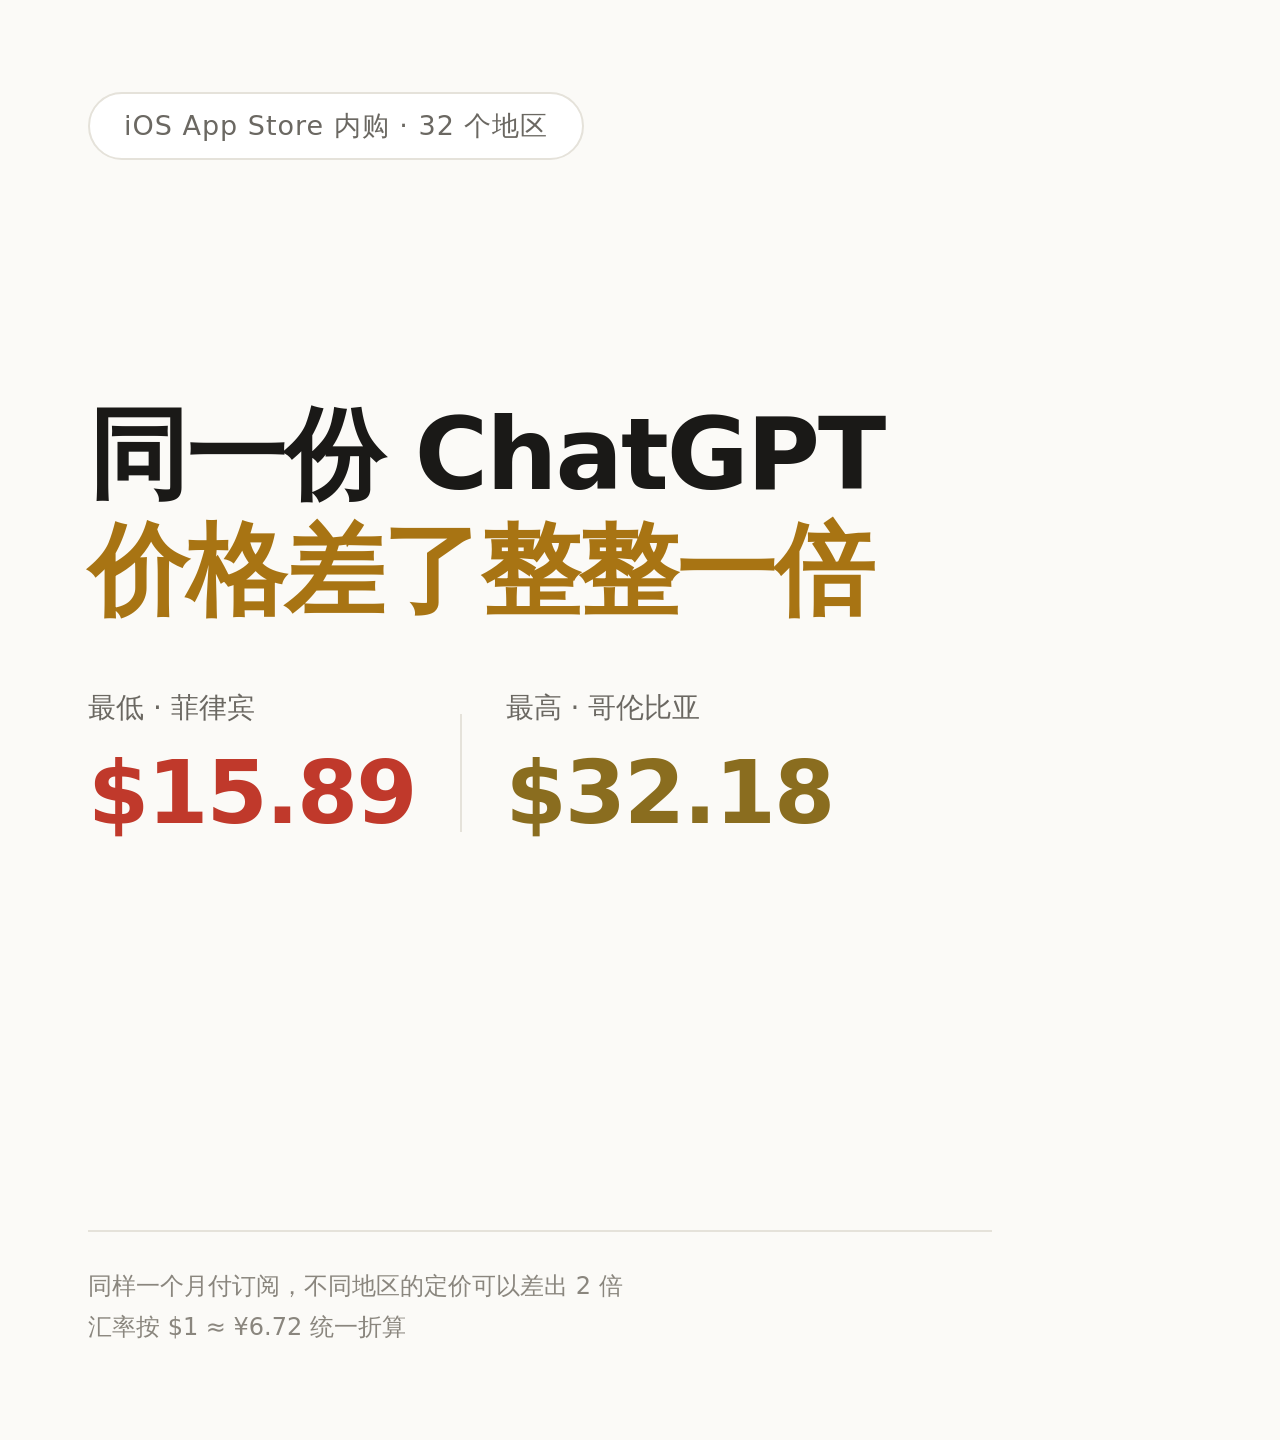
<file: marketing/cards/01-cover.html>
<!DOCTYPE html><html lang="zh-CN"><head><meta charset="utf-8"><style>
*{margin:0;padding:0;box-sizing:border-box}
body{width:1080px;height:1440px;overflow:hidden;background:#FBFAF7;color:#1A1917;
  font-family:"PingFang SC","Hiragino Sans GB",system-ui,sans-serif;
  padding:92px 88px;display:flex;flex-direction:column;-webkit-font-smoothing:antialiased}
.chip{align-self:flex-start;font-size:27px;letter-spacing:1px;color:#6B6862;
  border:2px solid #E5E2DA;border-radius:999px;padding:14px 34px;background:#FFF}
.mid{flex:1;display:flex;flex-direction:column;justify-content:center;padding-bottom:150px}
h1{font-size:100px;line-height:1.16;font-weight:600;letter-spacing:-2px}
h1.accent{color:#A87413}
.sub{margin-top:22px;font-size:34px;color:#6B6862;line-height:1.5}
.duo{display:flex;align-items:flex-end;gap:44px;margin-top:60px}
.duo .lab{font-size:28px;color:#6B6862;margin-bottom:14px}
.duo .num{font-size:88px;font-weight:600;letter-spacing:-2px;font-variant-numeric:tabular-nums}
.duo .lo .num{color:#C0392B}
.duo .hi .num{color:#8A6D1F}
.vline{width:2px;height:118px;background:#E5E2DA;margin-bottom:12px}
.foot{padding-top:34px;border-top:2px solid #E5E2DA;
  font-size:24px;color:#8A867E;line-height:1.7}
.head{font-size:48px;font-weight:600;letter-spacing:-1px}
.list{margin-top:36px;display:flex;flex-direction:column;flex:1}
.row{display:flex;align-items:center;flex:1;border-bottom:2px solid #EFEDE6}
.row:last-child{border-bottom:none}
.rank{width:76px;font-size:34px;color:#B4B0A6;font-variant-numeric:tabular-nums}
.name{flex:1;font-size:54px;font-weight:500}
.local{font-size:36px;color:#6B6862;text-align:right;width:300px;font-variant-numeric:tabular-nums}
.usd{font-size:48px;font-weight:600;text-align:right;width:210px;font-variant-numeric:tabular-nums}
.usd.lo{color:#C0392B}
.usd.hi{color:#8A6D1F}
.notes{margin-top:20px;flex:1;display:flex;flex-direction:column;justify-content:space-evenly}
.note{display:flex;gap:22px;font-size:33px;line-height:1.6;color:#3A3833}
.note b{color:#1A1917;font-weight:600;flex:0 0 168px}
.note span{flex:1}
</style></head><body>
<span class="chip">iOS App Store 内购 · 32 个地区</span>
<div class="mid">
<h1>同一份 ChatGPT</h1>
<h1 class="accent">价格差了整整一倍</h1>
<div class="duo">
  <div class="lo"><div class="lab">最低 · 菲律宾</div><div class="num">$15.89</div></div>
  <div class="vline"></div>
  <div class="hi"><div class="lab">最高 · 哥伦比亚</div><div class="num">$32.18</div></div>
</div>
</div>
<div class="foot">同样一个月付订阅，不同地区的定价可以差出 2 倍<br>汇率按 $1 ≈ ¥6.72 统一折算</div></body></html>
</file>
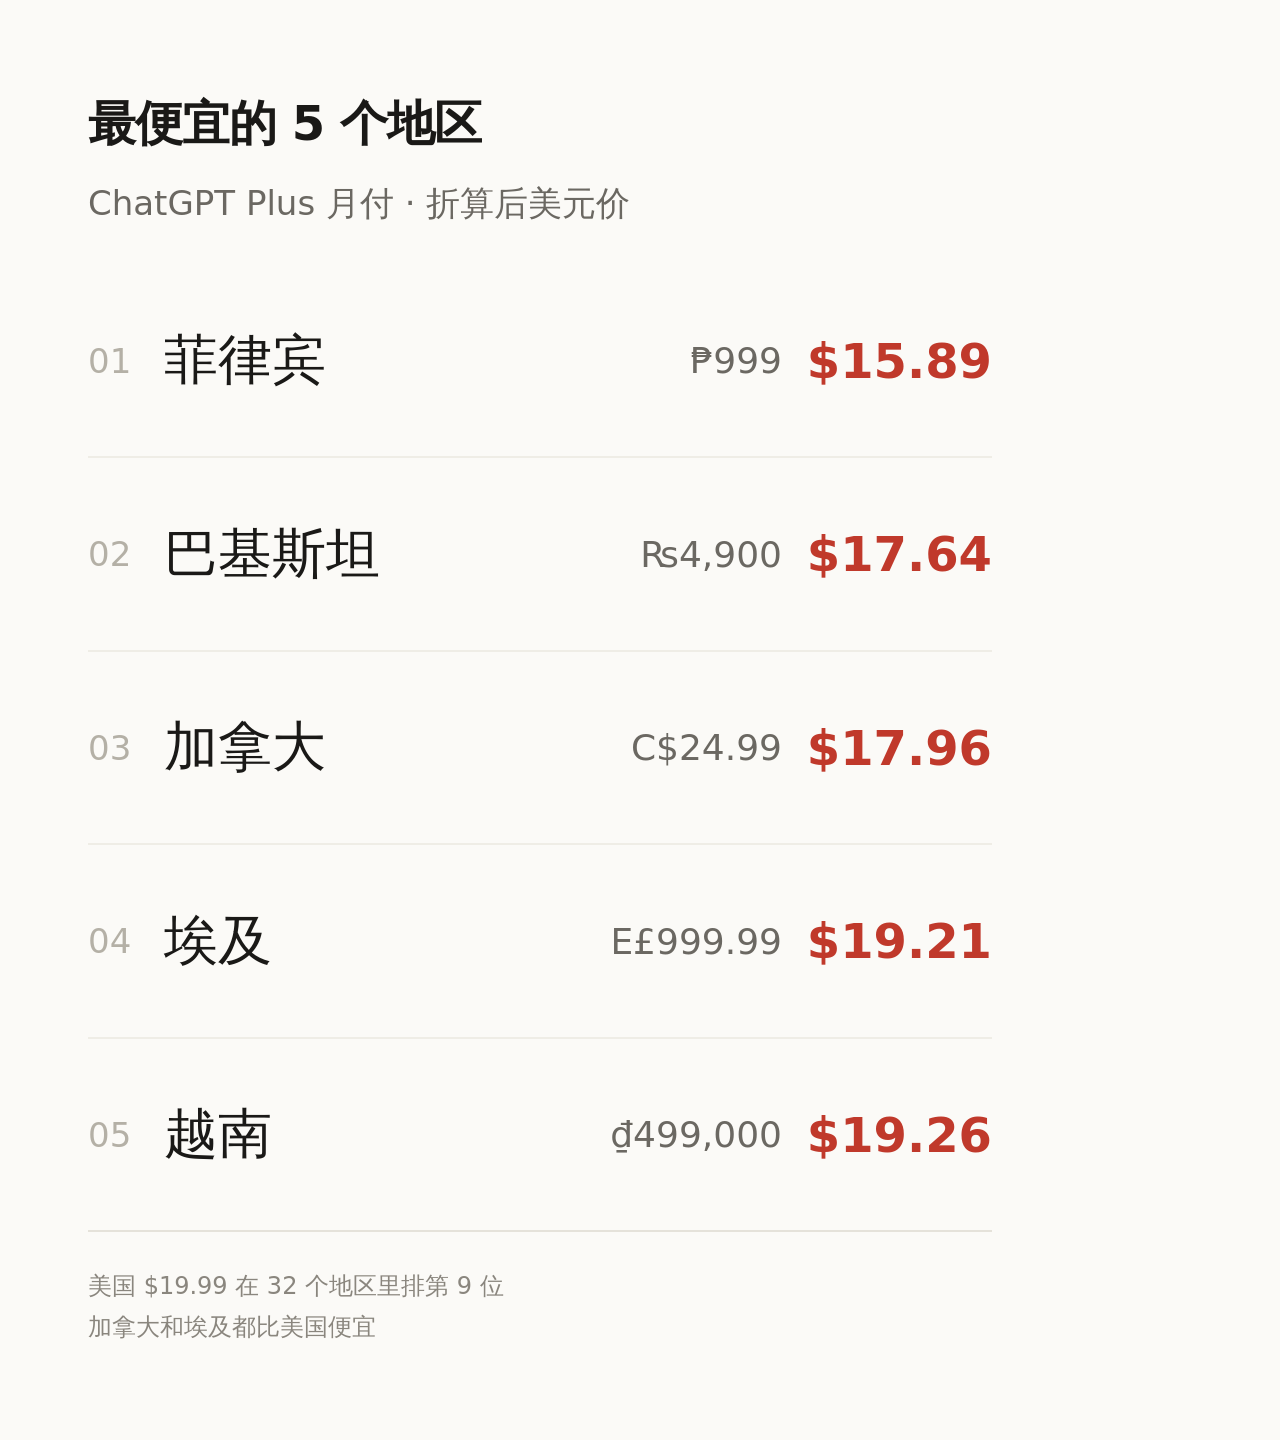
<file: marketing/cards/02-cheapest.html>
<!DOCTYPE html><html lang="zh-CN"><head><meta charset="utf-8"><style>
*{margin:0;padding:0;box-sizing:border-box}
body{width:1080px;height:1440px;overflow:hidden;background:#FBFAF7;color:#1A1917;
  font-family:"PingFang SC","Hiragino Sans GB",system-ui,sans-serif;
  padding:92px 88px;display:flex;flex-direction:column;-webkit-font-smoothing:antialiased}
.chip{align-self:flex-start;font-size:27px;letter-spacing:1px;color:#6B6862;
  border:2px solid #E5E2DA;border-radius:999px;padding:14px 34px;background:#FFF}
.mid{flex:1;display:flex;flex-direction:column;justify-content:center;padding-bottom:150px}
h1{font-size:100px;line-height:1.16;font-weight:600;letter-spacing:-2px}
h1.accent{color:#A87413}
.sub{margin-top:22px;font-size:34px;color:#6B6862;line-height:1.5}
.duo{display:flex;align-items:flex-end;gap:44px;margin-top:60px}
.duo .lab{font-size:28px;color:#6B6862;margin-bottom:14px}
.duo .num{font-size:88px;font-weight:600;letter-spacing:-2px;font-variant-numeric:tabular-nums}
.duo .lo .num{color:#C0392B}
.duo .hi .num{color:#8A6D1F}
.vline{width:2px;height:118px;background:#E5E2DA;margin-bottom:12px}
.foot{padding-top:34px;border-top:2px solid #E5E2DA;
  font-size:24px;color:#8A867E;line-height:1.7}
.head{font-size:48px;font-weight:600;letter-spacing:-1px}
.list{margin-top:36px;display:flex;flex-direction:column;flex:1}
.row{display:flex;align-items:center;flex:1;border-bottom:2px solid #EFEDE6}
.row:last-child{border-bottom:none}
.rank{width:76px;font-size:34px;color:#B4B0A6;font-variant-numeric:tabular-nums}
.name{flex:1;font-size:54px;font-weight:500}
.local{font-size:36px;color:#6B6862;text-align:right;width:300px;font-variant-numeric:tabular-nums}
.usd{font-size:48px;font-weight:600;text-align:right;width:210px;font-variant-numeric:tabular-nums}
.usd.lo{color:#C0392B}
.usd.hi{color:#8A6D1F}
.notes{margin-top:20px;flex:1;display:flex;flex-direction:column;justify-content:space-evenly}
.note{display:flex;gap:22px;font-size:33px;line-height:1.6;color:#3A3833}
.note b{color:#1A1917;font-weight:600;flex:0 0 168px}
.note span{flex:1}
</style></head><body>
<div class="head">最便宜的 5 个地区</div>
<div class="sub">ChatGPT Plus 月付 · 折算后美元价</div>
<div class="list">
  <div class="row"><span class="rank">01</span><span class="name">菲律宾</span><span class="local">₱999</span><span class="usd lo">$15.89</span></div>
  <div class="row"><span class="rank">02</span><span class="name">巴基斯坦</span><span class="local">₨4,900</span><span class="usd lo">$17.64</span></div>
  <div class="row"><span class="rank">03</span><span class="name">加拿大</span><span class="local">C$24.99</span><span class="usd lo">$17.96</span></div>
  <div class="row"><span class="rank">04</span><span class="name">埃及</span><span class="local">E£999.99</span><span class="usd lo">$19.21</span></div>
  <div class="row"><span class="rank">05</span><span class="name">越南</span><span class="local">₫499,000</span><span class="usd lo">$19.26</span></div>
</div>
<div class="foot">美国 $19.99 在 32 个地区里排第 9 位<br>加拿大和埃及都比美国便宜</div></body></html>
</file>
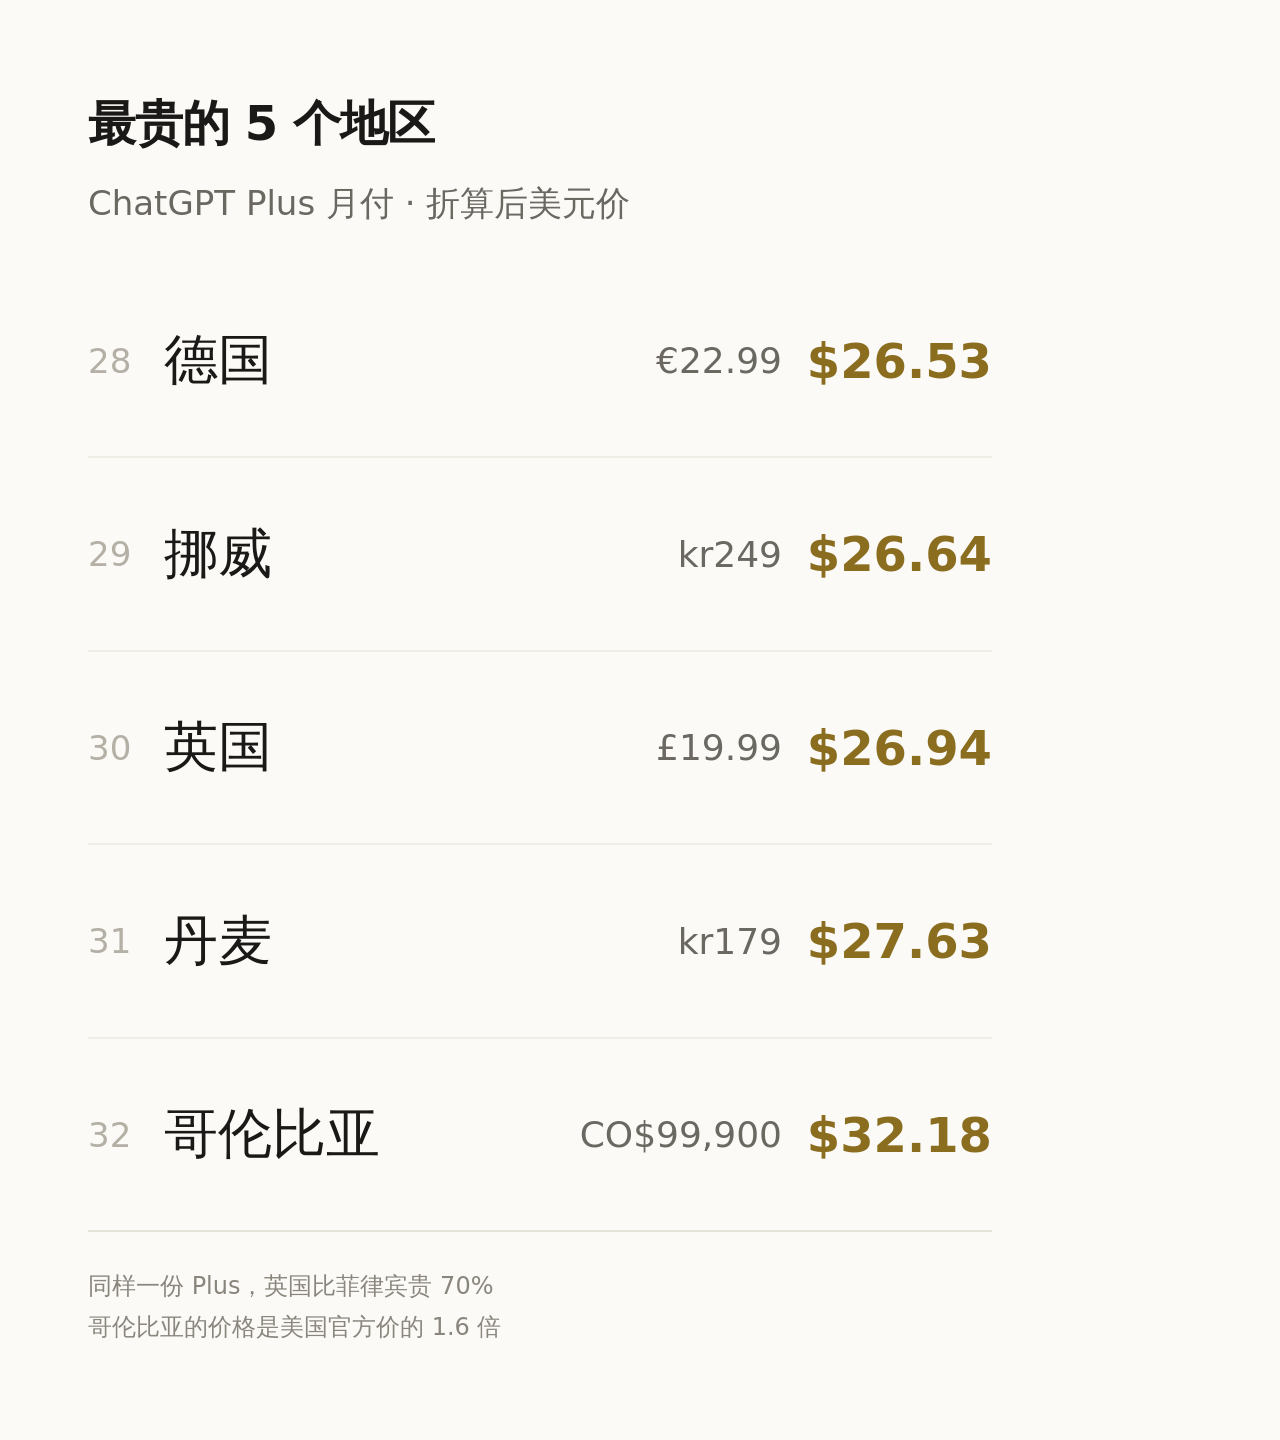
<file: marketing/cards/03-priciest.html>
<!DOCTYPE html><html lang="zh-CN"><head><meta charset="utf-8"><style>
*{margin:0;padding:0;box-sizing:border-box}
body{width:1080px;height:1440px;overflow:hidden;background:#FBFAF7;color:#1A1917;
  font-family:"PingFang SC","Hiragino Sans GB",system-ui,sans-serif;
  padding:92px 88px;display:flex;flex-direction:column;-webkit-font-smoothing:antialiased}
.chip{align-self:flex-start;font-size:27px;letter-spacing:1px;color:#6B6862;
  border:2px solid #E5E2DA;border-radius:999px;padding:14px 34px;background:#FFF}
.mid{flex:1;display:flex;flex-direction:column;justify-content:center;padding-bottom:150px}
h1{font-size:100px;line-height:1.16;font-weight:600;letter-spacing:-2px}
h1.accent{color:#A87413}
.sub{margin-top:22px;font-size:34px;color:#6B6862;line-height:1.5}
.duo{display:flex;align-items:flex-end;gap:44px;margin-top:60px}
.duo .lab{font-size:28px;color:#6B6862;margin-bottom:14px}
.duo .num{font-size:88px;font-weight:600;letter-spacing:-2px;font-variant-numeric:tabular-nums}
.duo .lo .num{color:#C0392B}
.duo .hi .num{color:#8A6D1F}
.vline{width:2px;height:118px;background:#E5E2DA;margin-bottom:12px}
.foot{padding-top:34px;border-top:2px solid #E5E2DA;
  font-size:24px;color:#8A867E;line-height:1.7}
.head{font-size:48px;font-weight:600;letter-spacing:-1px}
.list{margin-top:36px;display:flex;flex-direction:column;flex:1}
.row{display:flex;align-items:center;flex:1;border-bottom:2px solid #EFEDE6}
.row:last-child{border-bottom:none}
.rank{width:76px;font-size:34px;color:#B4B0A6;font-variant-numeric:tabular-nums}
.name{flex:1;font-size:54px;font-weight:500}
.local{font-size:36px;color:#6B6862;text-align:right;width:300px;font-variant-numeric:tabular-nums}
.usd{font-size:48px;font-weight:600;text-align:right;width:210px;font-variant-numeric:tabular-nums}
.usd.lo{color:#C0392B}
.usd.hi{color:#8A6D1F}
.notes{margin-top:20px;flex:1;display:flex;flex-direction:column;justify-content:space-evenly}
.note{display:flex;gap:22px;font-size:33px;line-height:1.6;color:#3A3833}
.note b{color:#1A1917;font-weight:600;flex:0 0 168px}
.note span{flex:1}
</style></head><body>
<div class="head">最贵的 5 个地区</div>
<div class="sub">ChatGPT Plus 月付 · 折算后美元价</div>
<div class="list">
  <div class="row"><span class="rank">28</span><span class="name">德国</span><span class="local">€22.99</span><span class="usd hi">$26.53</span></div>
  <div class="row"><span class="rank">29</span><span class="name">挪威</span><span class="local">kr249</span><span class="usd hi">$26.64</span></div>
  <div class="row"><span class="rank">30</span><span class="name">英国</span><span class="local">£19.99</span><span class="usd hi">$26.94</span></div>
  <div class="row"><span class="rank">31</span><span class="name">丹麦</span><span class="local">kr179</span><span class="usd hi">$27.63</span></div>
  <div class="row"><span class="rank">32</span><span class="name">哥伦比亚</span><span class="local">CO$99,900</span><span class="usd hi">$32.18</span></div>
</div>
<div class="foot">同样一份 Plus，英国比菲律宾贵 70%<br>哥伦比亚的价格是美国官方价的 1.6 倍</div></body></html>
</file>
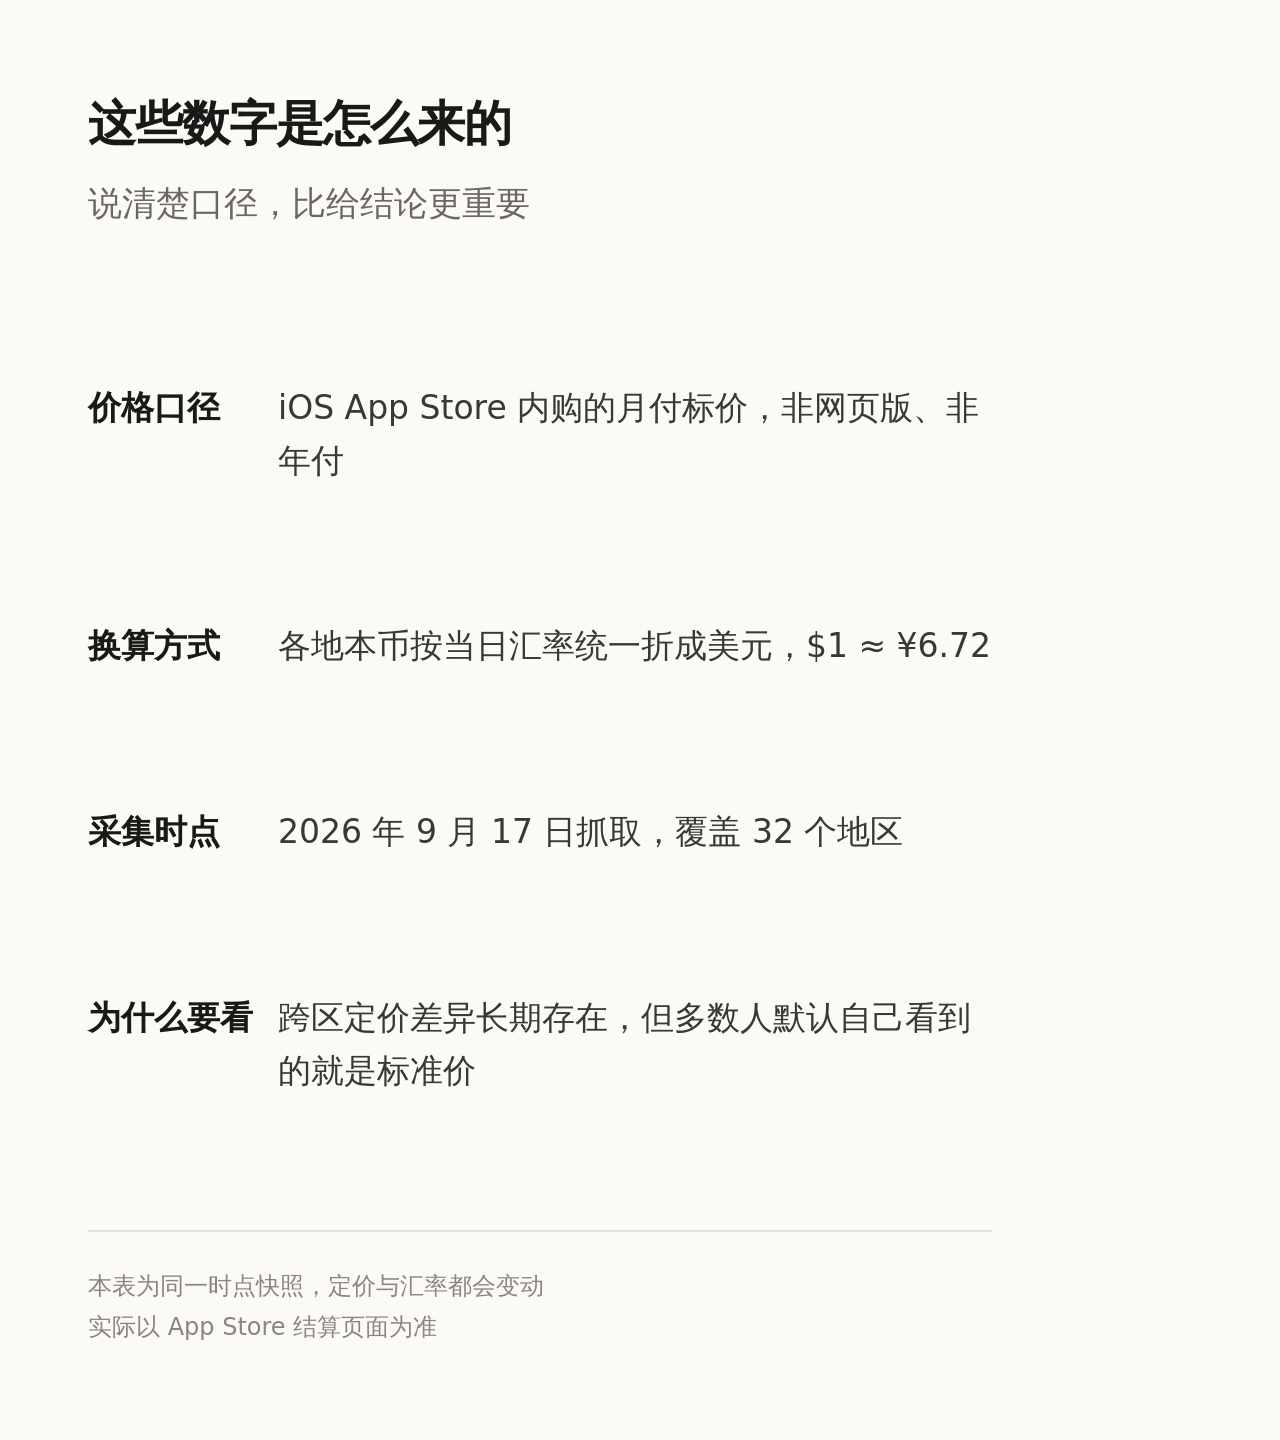
<file: marketing/cards/04-method.html>
<!DOCTYPE html><html lang="zh-CN"><head><meta charset="utf-8"><style>
*{margin:0;padding:0;box-sizing:border-box}
body{width:1080px;height:1440px;overflow:hidden;background:#FBFAF7;color:#1A1917;
  font-family:"PingFang SC","Hiragino Sans GB",system-ui,sans-serif;
  padding:92px 88px;display:flex;flex-direction:column;-webkit-font-smoothing:antialiased}
.chip{align-self:flex-start;font-size:27px;letter-spacing:1px;color:#6B6862;
  border:2px solid #E5E2DA;border-radius:999px;padding:14px 34px;background:#FFF}
.mid{flex:1;display:flex;flex-direction:column;justify-content:center;padding-bottom:150px}
h1{font-size:100px;line-height:1.16;font-weight:600;letter-spacing:-2px}
h1.accent{color:#A87413}
.sub{margin-top:22px;font-size:34px;color:#6B6862;line-height:1.5}
.duo{display:flex;align-items:flex-end;gap:44px;margin-top:60px}
.duo .lab{font-size:28px;color:#6B6862;margin-bottom:14px}
.duo .num{font-size:88px;font-weight:600;letter-spacing:-2px;font-variant-numeric:tabular-nums}
.duo .lo .num{color:#C0392B}
.duo .hi .num{color:#8A6D1F}
.vline{width:2px;height:118px;background:#E5E2DA;margin-bottom:12px}
.foot{padding-top:34px;border-top:2px solid #E5E2DA;
  font-size:24px;color:#8A867E;line-height:1.7}
.head{font-size:48px;font-weight:600;letter-spacing:-1px}
.list{margin-top:36px;display:flex;flex-direction:column;flex:1}
.row{display:flex;align-items:center;flex:1;border-bottom:2px solid #EFEDE6}
.row:last-child{border-bottom:none}
.rank{width:76px;font-size:34px;color:#B4B0A6;font-variant-numeric:tabular-nums}
.name{flex:1;font-size:54px;font-weight:500}
.local{font-size:36px;color:#6B6862;text-align:right;width:300px;font-variant-numeric:tabular-nums}
.usd{font-size:48px;font-weight:600;text-align:right;width:210px;font-variant-numeric:tabular-nums}
.usd.lo{color:#C0392B}
.usd.hi{color:#8A6D1F}
.notes{margin-top:20px;flex:1;display:flex;flex-direction:column;justify-content:space-evenly}
.note{display:flex;gap:22px;font-size:33px;line-height:1.6;color:#3A3833}
.note b{color:#1A1917;font-weight:600;flex:0 0 168px}
.note span{flex:1}
</style></head><body>
<div class="head">这些数字是怎么来的</div>
<div class="sub">说清楚口径，比给结论更重要</div>
<div class="notes">
  <div class="note"><b>价格口径</b><span>iOS App Store 内购的月付标价，非网页版、非年付</span></div>
  <div class="note"><b>换算方式</b><span>各地本币按当日汇率统一折成美元，$1 ≈ ¥6.72</span></div>
  <div class="note"><b>采集时点</b><span>2026 年 9 月 17 日抓取，覆盖 32 个地区</span></div>
  <div class="note"><b>为什么要看</b><span>跨区定价差异长期存在，但多数人默认自己看到的就是标准价</span></div>
</div>
<div class="foot">本表为同一时点快照，定价与汇率都会变动<br>实际以 App Store 结算页面为准</div></body></html>
</file>
<file: assets/styles.css>
/* ==========================================================================
   Codex 全球价格 —— 视觉系统
   --------------------------------------------------------------------------
   设计原则（克制优先）：
   1. 纸白底 + 纯白卡片 + 发丝级描边，不用任何阴影。层次由留白和描边建立。
   2. 颜色只有一个意思：朱砂 = 最低价。其余全部是灰阶。
   3. 数字一律 tabular-nums，保证纵向对齐；大数字用紧字距。
   4. 字重只用 400 / 500 / 600，不用 700。
   ========================================================================== */

:root{
  --bg:#F7F7F5;
  --surface:#FFFFFF;
  --surface-2:#FBFBFA;

  --ink:#0E0E10;
  --ink2:#5A5A62;
  --ink3:#93939C;

  --line:#E9E9E5;
  --line2:#DEDED8;

  --sig:#C1362B;          /* 最低价 —— 全站唯一强调色 */
  --sig-bg:#FCF1EF;
  --sig-line:#F0D6D2;

  --warn:#8A6112;         /* 仅用于「这里买更贵」的警示，别处不用 */
  --warn-bg:#FBF3E4;

  --r:12px;
  --r-sm:8px;
  --wrap:1160px;

  --sans:-apple-system,BlinkMacSystemFont,"SF Pro Text","Helvetica Neue",
         "PingFang SC","Hiragino Sans GB","Microsoft YaHei",sans-serif;
}

*,*::before,*::after{box-sizing:border-box}
html{-webkit-text-size-adjust:100%}
body{
  margin:0;
  background:var(--bg);
  color:var(--ink);
  font:400 14px/1.6 var(--sans);
  -webkit-font-smoothing:antialiased;
  font-variant-numeric:tabular-nums;
}
h1,h2,h3,p,ul,ol,figure{margin:0}
ul,ol{padding:0;list-style:none}
a{color:inherit;text-decoration:none}
button{font:inherit;color:inherit;background:none;border:0;cursor:pointer}
table{border-collapse:collapse;width:100%}
b,strong{font-weight:600}

.wrap{max-width:var(--wrap);margin:0 auto;padding:0 24px}
.dim{color:var(--ink3)}
.r{text-align:right}

/* ============================ 顶栏 ============================ */

.top{
  position:sticky;top:0;z-index:20;
  background:rgba(247,247,245,.86);
  backdrop-filter:saturate(180%) blur(12px);
  -webkit-backdrop-filter:saturate(180%) blur(12px);
  border-bottom:1px solid var(--line);
}
.top-in{display:flex;align-items:center;gap:20px;height:60px}
.brand{display:flex;align-items:center;gap:9px;font-weight:600;font-size:14.5px;letter-spacing:-.01em;white-space:nowrap}
.mark{
  width:22px;height:22px;border-radius:6px;background:var(--ink);
  display:grid;place-items:center;color:#fff;font-size:11px;font-weight:600;
  letter-spacing:-.03em;flex:none;
}
.seg{display:flex;gap:2px;padding:3px;background:#EFEFEC;border-radius:9px;margin-left:4px}
.seg a{
  padding:5px 14px;border-radius:7px;font-size:13.5px;color:var(--ink2);
  transition:background .15s,color .15s;white-space:nowrap;
}
.seg a:hover{color:var(--ink)}
.seg a.on{background:var(--surface);color:var(--ink);font-weight:500}
.top-r{margin-left:auto;display:flex;align-items:center;gap:14px}
.chip{
  display:inline-flex;align-items:center;gap:6px;
  padding:5px 10px;border:1px solid var(--line);border-radius:999px;
  background:var(--surface);font-size:12.5px;color:var(--ink2);white-space:nowrap;
}
.chip b{color:var(--ink);font-weight:500}
.tlink{font-size:13px;color:var(--ink2);border-bottom:1px solid var(--line2);padding-bottom:1px;transition:color .15s,border-color .15s;white-space:nowrap}
.tlink:hover{color:var(--ink);border-color:var(--ink)}

/* ============================ 页头 ============================ */

.apphead{display:flex;align-items:center;gap:16px;padding:34px 0 22px}
.appicon{
  width:52px;height:52px;border-radius:13px;flex:none;
  background:var(--ink);color:#fff;display:grid;place-items:center;
  font-size:21px;font-weight:600;letter-spacing:-.04em;
}
.apphead h1{font-size:21px;font-weight:600;letter-spacing:-.02em;line-height:1.3}
.apphead h1 .dim{font-weight:400}
.apphead .sub{font-size:13px;color:var(--ink3);margin-top:2px}
.apphead-r{margin-left:auto;display:flex;flex-direction:column;align-items:flex-end;gap:6px}

/* ============================ 结论条 ============================ */

.verdict{
  padding:26px 28px;border-radius:var(--r);
  background:var(--surface);border:1px solid var(--line);
  border-left:3px solid var(--sig);
}
.verdict .k{
  font-size:11.5px;font-weight:600;letter-spacing:.09em;color:var(--sig);
  text-transform:uppercase;margin-bottom:9px;
}
.verdict h2{font-size:20px;line-height:1.5;font-weight:500;letter-spacing:-.015em;max-width:60ch}
.verdict h2 b{font-weight:600}
.verdict .note{margin-top:10px;font-size:13px;color:var(--ink3);max-width:66ch}

/* ============================ 卡片 ============================ */

.card{
  background:var(--surface);border:1px solid var(--line);
  border-radius:var(--r);margin-top:18px;overflow:hidden;
}
.card-h{
  display:flex;align-items:baseline;gap:10px;
  padding:17px 22px;border-bottom:1px solid var(--line);
}
.card-h h2{font-size:14.5px;font-weight:600;letter-spacing:-.01em}
.card-h .sub{font-size:12.5px;color:var(--ink3);margin-left:auto;white-space:nowrap}
.card-b{padding:22px}
.card-foot{padding:14px 22px;border-top:1px solid var(--line);font-size:12.5px;color:var(--ink3);background:var(--surface-2)}

/* ============================ 档位卡 ============================ */

.plans{display:grid;grid-template-columns:repeat(3,minmax(0,1fr));gap:14px;margin-top:18px}
.plan{
  background:var(--surface);border:1px solid var(--line);border-radius:var(--r);
  padding:20px;display:flex;flex-direction:column;gap:14px;position:relative;
}
.plan.is-best{border-color:var(--sig-line);background:linear-gradient(180deg,var(--sig-bg) 0%,var(--surface) 62px)}
.plan-top{display:flex;align-items:center;gap:8px}
.plan-name{font-size:14.5px;font-weight:600;letter-spacing:-.01em}
.plan-tag{
  margin-left:auto;font-size:11.5px;font-weight:500;padding:3px 8px;border-radius:999px;
  background:#F0F0EC;color:var(--ink2);white-space:nowrap;
}
.plan-tag.bad{background:#FBF3E4;color:#8A6112}
.plan-tag.good{background:var(--sig-bg);color:var(--sig)}
.plan-price{display:flex;align-items:baseline;gap:6px}
.plan-price .v{font-size:29px;font-weight:600;letter-spacing:-.035em;line-height:1.1}
.plan-price .u{font-size:13px;color:var(--ink3)}
.plan-kv{display:flex;justify-content:space-between;gap:10px;font-size:13px;padding-top:12px;border-top:1px solid var(--line)}
.plan-kv .l{color:var(--ink3)}
.plan-kv .v{font-weight:500}
.plan-kv.hi .v{color:var(--sig);font-weight:600}
.plan-bar{height:6px;border-radius:3px;background:#F0F0EC;overflow:hidden}
.plan-bar i{display:block;height:100%;background:var(--ink);border-radius:3px}
.plan-bar i.mute{background:#C6C6C0}
.plan-bar i.sig{background:var(--sig)}
.plan-low{
  font-size:12.5px;color:var(--ink3);display:flex;align-items:center;gap:5px;flex-wrap:wrap;
}
.plan-low b{color:var(--ink);font-weight:500}

/* ============================ 表格 ============================ */

/* 宽表在窄屏横向滚动，而不是把页面撑破 */
.tablewrap{overflow-x:auto;overscroll-behavior-x:contain;-webkit-overflow-scrolling:touch}

.tbl th{
  font-size:11.5px;font-weight:500;color:var(--ink2);text-align:left;
  padding:9px 22px;border-bottom:1px solid var(--line);white-space:nowrap;
  background:var(--surface-2);
}
/* 必须显式写 .tbl th.r —— 否则被上面 .tbl th 的 text-align:left 盖掉，表头与数字列错位 */
.tbl th.r{text-align:right}
.tbl td{padding:11px 22px;border-bottom:1px solid var(--line);vertical-align:middle}
.tbl tbody tr:last-child td{border-bottom:0}
.tbl tbody tr{transition:background .12s}
.tbl tbody tr:hover{background:var(--surface-2)}
.tbl .rk{width:52px;color:var(--ink3);font-size:12.5px}
.tbl .rg{display:flex;align-items:center;gap:9px;min-width:0}
.tbl .fl{font-size:15px;line-height:1;flex:none}
.tbl .nm{font-weight:500;white-space:nowrap;overflow:hidden;text-overflow:ellipsis}
.tbl .loc{color:var(--ink3);white-space:nowrap;font-size:13px}
.tbl .cny{font-weight:500;white-space:nowrap}
.tbl tr.is-min .cny{color:var(--sig);font-weight:600}
.tbl tr.is-min{background:var(--sig-bg)}
.tbl tr.is-min:hover{background:var(--sig-bg)}
.tag{
  display:inline-block;font-size:11px;font-weight:500;padding:2px 7px;border-radius:5px;
  background:var(--sig);color:#fff;white-space:nowrap;margin-left:8px;vertical-align:1px;
}
/* 全表唯一需要警示的单元格：Pro 5x 比同区 Plus 更贵 */
.cell-warn{color:var(--warn);font-weight:500;white-space:nowrap}
.mini-warn{
  display:inline-block;margin-left:6px;font-size:10.5px;font-weight:500;
  padding:1px 5px;border-radius:4px;background:var(--warn-bg);color:var(--warn);
  vertical-align:1px;
}

.bar-cell{width:96px;padding-right:22px}
.bar{display:block;height:5px;border-radius:3px;background:#EFEFEB;overflow:hidden}
.bar i{display:block;height:100%;background:#C6C6C0;border-radius:3px}
.bar i.sig{background:var(--sig)}

/* ============================ 档位切换 pills ============================ */

.pills{display:flex;gap:8px;flex-wrap:wrap;margin-top:18px}
.pill{
  padding:8px 16px;border:1px solid var(--line);border-radius:999px;
  background:var(--surface);font-size:13.5px;color:var(--ink2);
  transition:border-color .15s,color .15s,background .15s;
}
.pill:hover{border-color:var(--line2);color:var(--ink)}
.pill[aria-pressed="true"]{background:var(--ink);border-color:var(--ink);color:#fff;font-weight:500}

/* ============================ 最低价主卡 ============================ */

.hero{
  display:grid;grid-template-columns:minmax(0,1fr) minmax(0,1.05fr);
  gap:0;border:1px solid var(--line);border-radius:var(--r);
  background:var(--surface);overflow:hidden;margin-top:18px;
}
.hero-l{padding:28px;border-right:1px solid var(--line)}
.hero-l .k{font-size:11.5px;font-weight:600;letter-spacing:.09em;color:var(--ink3);text-transform:uppercase}
.hero-l .big{
  font-size:50px;font-weight:600;letter-spacing:-.045em;line-height:1.05;
  color:var(--sig);margin:12px 0 10px;
}
.hero-l .owner{display:flex;align-items:center;gap:8px;font-size:15px;font-weight:500}
.hero-l .owner .fl{font-size:17px}
.hero-l .save{
  margin-top:16px;padding-top:14px;border-top:1px solid var(--line);
  font-size:13px;color:var(--ink2);
}
.hero-l .save b{color:var(--ink);font-weight:600}
.hero-r{padding:22px 24px;background:var(--surface-2);display:flex;flex-direction:column;justify-content:center}
.hero-r .k{font-size:11.5px;font-weight:600;letter-spacing:.09em;color:var(--ink3);text-transform:uppercase;margin-bottom:14px}
.stat{display:flex;align-items:baseline;gap:10px;padding:9px 0;border-bottom:1px solid var(--line)}
.stat:last-child{border-bottom:0}
.stat .l{color:var(--ink3);font-size:13px;min-width:74px}
.stat .v{font-weight:500;margin-left:auto;white-space:nowrap}
.stat .v.mut{color:var(--ink2);font-weight:400}

/* ============================ 文档 / 脚注 ============================ */

.doc{padding:22px;font-size:13.5px;color:var(--ink2);line-height:1.75}
.doc ul{display:flex;flex-direction:column;gap:11px}
.doc li{padding-left:17px;position:relative}
.doc li::before{content:"";position:absolute;left:0;top:9px;width:5px;height:5px;border-radius:50%;background:var(--line2)}
.doc li b,.doc li strong{color:var(--ink)}
.doc p + p{margin-top:11px}
.doc a{color:var(--ink);border-bottom:1px solid var(--line2)}
.doc a:hover{border-color:var(--ink)}
.doc code{
  font-family:ui-monospace,SFMono-Regular,"SF Mono",Menlo,monospace;
  font-size:12.5px;padding:1.5px 5px;border-radius:4px;
  background:#F2F2EE;color:var(--ink);white-space:nowrap;
}
.doc .note{
  margin-top:13px;padding:13px 15px;border-radius:var(--r-sm);
  background:var(--surface-2);border:1px solid var(--line);
  font-size:13px;color:var(--ink2);line-height:1.7;
}
.doc .note b,.doc .note strong{color:var(--ink)}

.foot{padding:40px 0 56px;font-size:12.5px;color:var(--ink3);line-height:1.8;max-width:78ch}
.foot strong{color:var(--ink2)}
/* 解释「抓取日 / 源记录日」为何不同的一段，弱化但不能省 */
.foot-note{color:var(--ink3);opacity:.86}

/* ============================ 窄屏 ============================ */

@media (max-width:900px){
  .hero{grid-template-columns:minmax(0,1fr)}
  .hero-l{border-right:0;border-bottom:1px solid var(--line)}
  .plans{grid-template-columns:minmax(0,1fr)}
}
@media (max-width:680px){
  .wrap{padding:0 16px}
  .top-in{gap:12px;height:56px}
  .brand .bn{display:none}
  .seg a{padding:5px 11px;font-size:13px}
  .chip{display:none}
  .apphead{padding:24px 0 18px}
  .apphead-r{display:none}
  .apphead h1{font-size:19px}
  .verdict{padding:20px}
  .verdict h2{font-size:17.5px}
  .hero-l{padding:22px}
  .hero-l .big{font-size:42px}
  .tbl th,.tbl td{padding-left:12px;padding-right:12px}
  .tbl .loc,.tbl .bar-cell{display:none}
  /* 序号列信息量最低，窄屏让位给真正要比的数字 */
  .tbl .rk{display:none}
  /* 不设 min-width：让表格按内容自适应，实在放不下才由 .tablewrap 横向滚动 */
  .tablewrap .tbl{min-width:0}
  .card-b,.doc{padding:18px}
}
</file>
